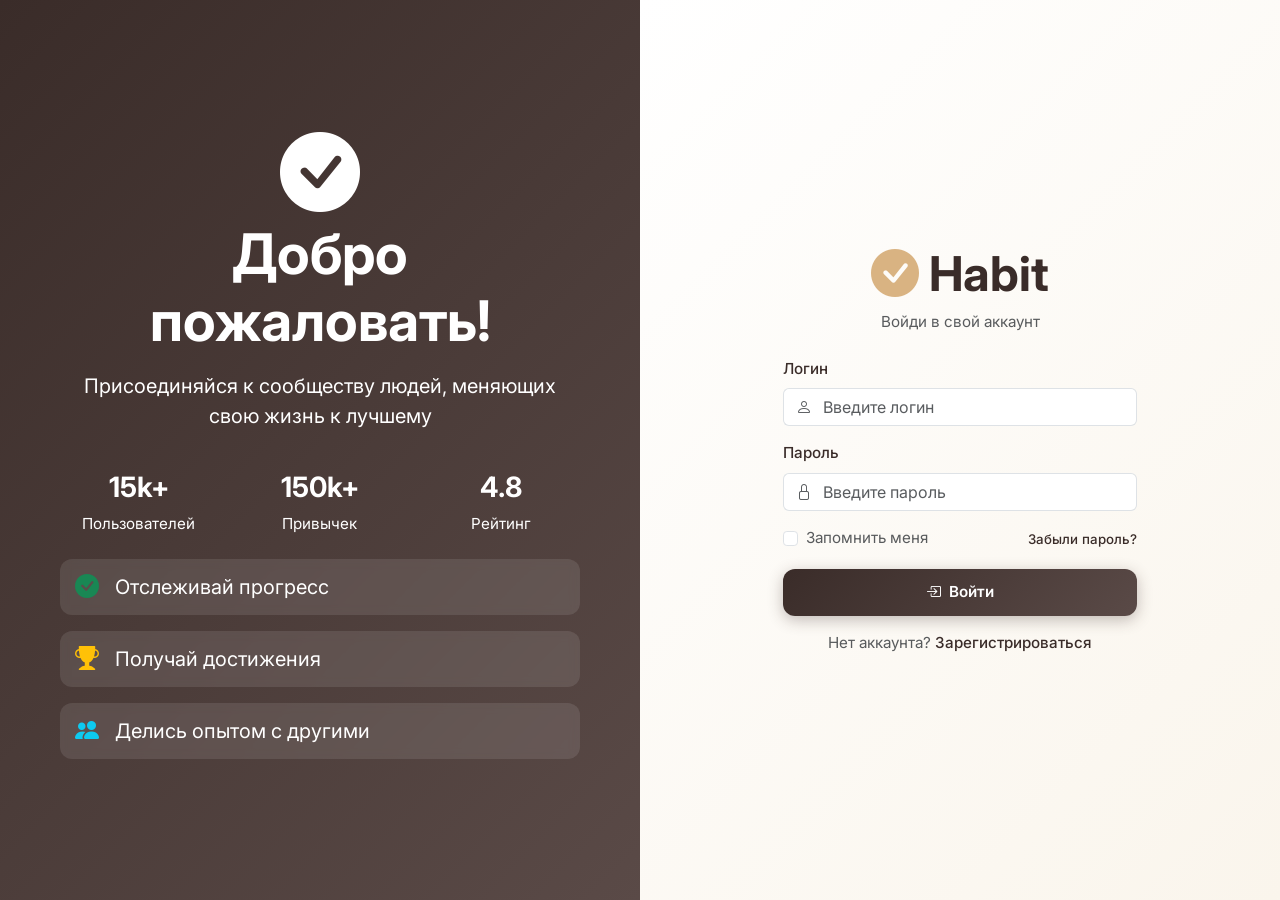
<file: admin.html>
<!DOCTYPE html>
<html lang="ru">
<head>
    <meta charset="UTF-8">
    <meta name="viewport" content="width=device-width, initial-scale=1.0">
    <title>Админ панель - Habit</title>
    
    <link rel="stylesheet" href="https://cdn.jsdelivr.net/npm/bootstrap-icons@1.11.3/font/bootstrap-icons.min.css">
    <link href="https://fonts.googleapis.com/css2?family=Inter:wght@400;500;600;700;800&display=swap" rel="stylesheet">
    <link href="https://cdn.jsdelivr.net/npm/bootstrap@5.3.2/dist/css/bootstrap.min.css" rel="stylesheet">
    <link rel="stylesheet" href="css/style.css">
    <style>
        .admin-page { background: var(--light-bg); }
        .admin-stats-card { background: white; border-radius: 20px; padding: 1.5rem; box-shadow: var(--shadow-sm); transition: all 0.3s ease; height: 100%; border: 1px solid rgba(58, 44, 41, 0.05); }
        .admin-stats-card:hover { transform: translateY(-3px); box-shadow: var(--shadow-hover); }
        .admin-stats-card h6 { font-size: 0.85rem; color: var(--text-light); margin-bottom: 0.5rem; }
        .admin-stats-card h2 { font-size: 2.2rem; font-weight: 800; color: var(--primary); margin-bottom: 0; }
        .stat-icon { width: 48px; height: 48px; border-radius: 16px; display: flex; align-items: center; justify-content: center; font-size: 1.4rem; }
        .stat-icon.bg-warning { background: rgba(217, 179, 130, 0.15); color: var(--accent); }
        .stat-icon.bg-success { background: rgba(181, 201, 160, 0.15); color: var(--secondary); }
        .moderation-card { background: white; border-radius: 20px; padding: 1.5rem; margin-bottom: 1.25rem; box-shadow: var(--shadow-sm); transition: all 0.3s ease; border: 1px solid rgba(58, 44, 41, 0.05); }
        .moderation-card:hover { transform: translateX(5px); box-shadow: var(--shadow-md); }
        .moderation-card.pending-card { border-left: 4px solid var(--accent); }
        .moderation-card.approved-card { border-left: 4px solid var(--secondary); }
        .habit-icon { width: 50px; height: 50px; background: rgba(217, 179, 130, 0.1); border-radius: 16px; display: flex; align-items: center; justify-content: center; }
        .habit-description-block { background: var(--light); border-radius: 12px; padding: 0.75rem 1rem; margin-left: 4rem; }
        .difficulty-badge { padding: 0.25rem 0.75rem; border-radius: 20px; font-size: 0.7rem; font-weight: 600; }
        .difficulty-easy { background: rgba(181, 201, 160, 0.15); color: var(--secondary-dark); border: 1px solid var(--secondary); }
        .difficulty-medium { background: rgba(217, 179, 130, 0.15); color: var(--accent-dark); border: 1px solid var(--accent); }
        .difficulty-hard { background: rgba(201, 124, 93, 0.15); color: var(--danger); border: 1px solid var(--danger); }
        .category-badge { padding: 0.25rem 0.75rem; border-radius: 20px; font-size: 0.7rem; font-weight: 500; background: rgba(58, 44, 41, 0.08); color: var(--primary); }
        .usage-badge { padding: 0.25rem 0.75rem; border-radius: 20px; font-size: 0.7rem; font-weight: 500; background: rgba(181, 201, 160, 0.15); color: var(--secondary-dark); }
        .moderation-actions { margin-left: 4rem; }
        .btn-success { background: var(--secondary); color: var(--primary); border: none; }
        .btn-success:hover { background: var(--secondary-dark); transform: translateY(-2px); }
        .btn-danger { background: var(--danger); color: white; border: none; }
        .btn-danger:hover { background: #b85c3a; transform: translateY(-2px); }
        .nav-link { cursor: pointer; }
        @media (max-width: 768px) { .moderation-card { padding: 1rem; } .habit-icon { width: 40px; height: 40px; } .habit-icon i { font-size: 1.2rem; } .habit-description-block, .moderation-actions { margin-left: 0; margin-top: 0.75rem; } .admin-stats-card h2 { font-size: 1.6rem; } }
        @media (max-width: 576px) { .moderation-actions { flex-direction: column; } .moderation-actions .btn { width: 100%; } }
    </style>
</head>
<body class="admin-page">
    <div class="page-wrapper">
        <nav class="navbar navbar-expand-lg fixed-top">
            <div class="container">
                <a class="navbar-brand" href="admin.html"><img src="images/logo.png" alt="Habit" style="height: 35px; width: auto;"></a>
                <button class="navbar-toggler" type="button" data-bs-toggle="collapse" data-bs-target="#navbarNav"><span class="navbar-toggler-icon"></span></button>
                <div class="collapse navbar-collapse" id="navbarNav">
                    <ul class="navbar-nav ms-auto">
                        <li class="nav-item"><span class="nav-link" style="cursor: default; opacity: 0.7;"><i class="bi bi-shield-lock me-1"></i>Админ панель</span></li>
                        <li class="nav-item"><a class="nav-link" href="#" onclick="logout(); return false;"><i class="bi bi-box-arrow-right me-1"></i>Выйти</a></li>
                    </ul>
                </div>
            </div>
        </nav>

        <div class="notification-container" id="notificationContainer"></div>

        <main class="content-wrapper">
            <section class="page-header-section">
                <div class="container"><div class="page-title-wrapper"><h1 class="page-title">Админ панель</h1><p class="page-subtitle">Модерация публичных привычек</p></div></div>
            </section>

            <section class="page-content">
                <div class="container">
                    <div class="row g-4 mb-5">
                        <div class="col-md-6">
                            <div class="admin-stats-card">
                                <div class="d-flex align-items-center justify-content-between">
                                    <div><h6><i class="bi bi-clock-history me-1"></i> Ожидают модерации</h6><h2 id="pendingCount">0</h2></div>
                                    <div class="stat-icon bg-warning"><i class="bi bi-clock-history"></i></div>
                                </div>
                            </div>
                        </div>
                        <div class="col-md-6">
                            <div class="admin-stats-card">
                                <div class="d-flex align-items-center justify-content-between">
                                    <div><h6><i class="bi bi-book me-1"></i> В библиотеке</h6><h2 id="approvedCount">0</h2></div>
                                    <div class="stat-icon bg-success"><i class="bi bi-book"></i></div>
                                </div>
                            </div>
                        </div>
                    </div>

                    <ul class="nav nav-tabs mb-4" id="adminTabs" role="tablist">
                        <li class="nav-item" role="presentation"><button class="nav-link active" id="pending-tab" data-bs-toggle="tab" data-bs-target="#pending" type="button" role="tab"><i class="bi bi-clock-history me-2"></i>На модерации<span class="badge bg-warning ms-2" id="pendingBadge">0</span></button></li>
                        <li class="nav-item" role="presentation"><button class="nav-link" id="approved-tab" data-bs-toggle="tab" data-bs-target="#approved" type="button" role="tab"><i class="bi bi-book me-2"></i>Библиотека привычек<span class="badge bg-success ms-2" id="approvedBadge">0</span></button></li>
                    </ul>

                    <div class="tab-content" id="adminTabContent">
                        <div class="tab-pane fade show active" id="pending" role="tabpanel">
                            <div id="pendingContainer"><div class="text-center py-5"><div class="spinner-border text-primary" role="status"><span class="visually-hidden">Загрузка...</span></div></div></div>
                        </div>
                        <div class="tab-pane fade" id="approved" role="tabpanel">
                            <div id="approvedContainer"><div class="text-center py-5"><div class="spinner-border text-primary" role="status"><span class="visually-hidden">Загрузка...</span></div></div></div>
                        </div>
                    </div>
                </div>
            </section>
        </main>

        <footer class="footer"><div class="container"><div class="row"><div class="col-md-6"><p class="mb-0">&copy; 2026 Habit. Все права защищены.</p></div><div class="col-md-6 text-md-end"><a href="#" data-bs-toggle="modal" data-bs-target="#privacyModal" class="me-3">Политика конфиденциальности</a><a href="#" data-bs-toggle="modal" data-bs-target="#termsModal">Условия использования</a></div></div></div></footer>
    </div>

    <div class="modal fade" id="privacyModal" tabindex="-1"><div class="modal-dialog modal-dialog-centered modal-dialog-scrollable"><div class="modal-content"><div class="modal-header"><h5 class="modal-title"><i class="bi bi-shield-lock me-2"></i>Политика конфиденциальности</h5><button type="button" class="btn-close" data-bs-dismiss="modal"></button></div><div class="modal-body"><h6>1. Общие положения</h6><p>Настоящая Политика конфиденциальности является неотъемлемой частью Пользовательского соглашения Habit.</p><h6 class="mt-3">2. Какие данные мы собираем</h6><p>Имя, контактные данные, информация о привычках и прогрессе, технические данные.</p><h6 class="mt-3">3. Как мы используем данные</h6><p>Для предоставления сервиса, персонализации, аналитики.</p><h6 class="mt-3">4. Защита данных</h6><p>Мы принимаем все необходимые меры для защиты ваших данных.</p><p class="text-muted mt-3"><small>Последнее обновление: 15 апреля 2026 г.</small></p></div><div class="modal-footer"><button type="button" class="btn btn-primary" data-bs-dismiss="modal">Понятно</button></div></div></div></div>

    <div class="modal fade" id="termsModal" tabindex="-1"><div class="modal-dialog modal-dialog-centered modal-dialog-scrollable"><div class="modal-content"><div class="modal-header"><h5 class="modal-title"><i class="bi bi-file-text me-2"></i>Условия использования</h5><button type="button" class="btn-close" data-bs-dismiss="modal"></button></div><div class="modal-body"><h6>1. Принятие условий</h6><p>Регистрируясь и используя сервис Habit, вы соглашаетесь с настоящими Условиями.</p><h6 class="mt-3">2. Описание сервиса</h6><p>Habit — платформа для отслеживания и формирования полезных привычек.</p><h6 class="mt-3">3. Обязанности пользователя</h6><ul><li>Предоставлять достоверную информацию</li><li>Не нарушать работу сервиса</li><li>Не использовать сервис для незаконных целей</li><li>Уважать других пользователей</li></ul><h6 class="mt-3">4. Контент пользователей</h6><p>Вы сохраняете права на создаваемый вами контент.</p><h6 class="mt-3">5. Ограничение ответственности</h6><p>Habit не несет ответственности за результаты использования сервиса.</p><h6 class="mt-3">6. Прекращение использования</h6><p>Вы можете удалить свой аккаунт в любой момент в настройках профиля.</p><p class="text-muted mt-3"><small>Последнее обновление: 15 апреля 2026 г.</small></p></div><div class="modal-footer"><button type="button" class="btn btn-primary" data-bs-dismiss="modal">Принимаю</button></div></div></div></div>

    <script src="https://cdn.jsdelivr.net/npm/bootstrap@5.3.2/dist/js/bootstrap.bundle.min.js"></script>
    <script src="js/script.js"></script>
    <script src="js/admin.js"></script>
</body>
</html>
</file>
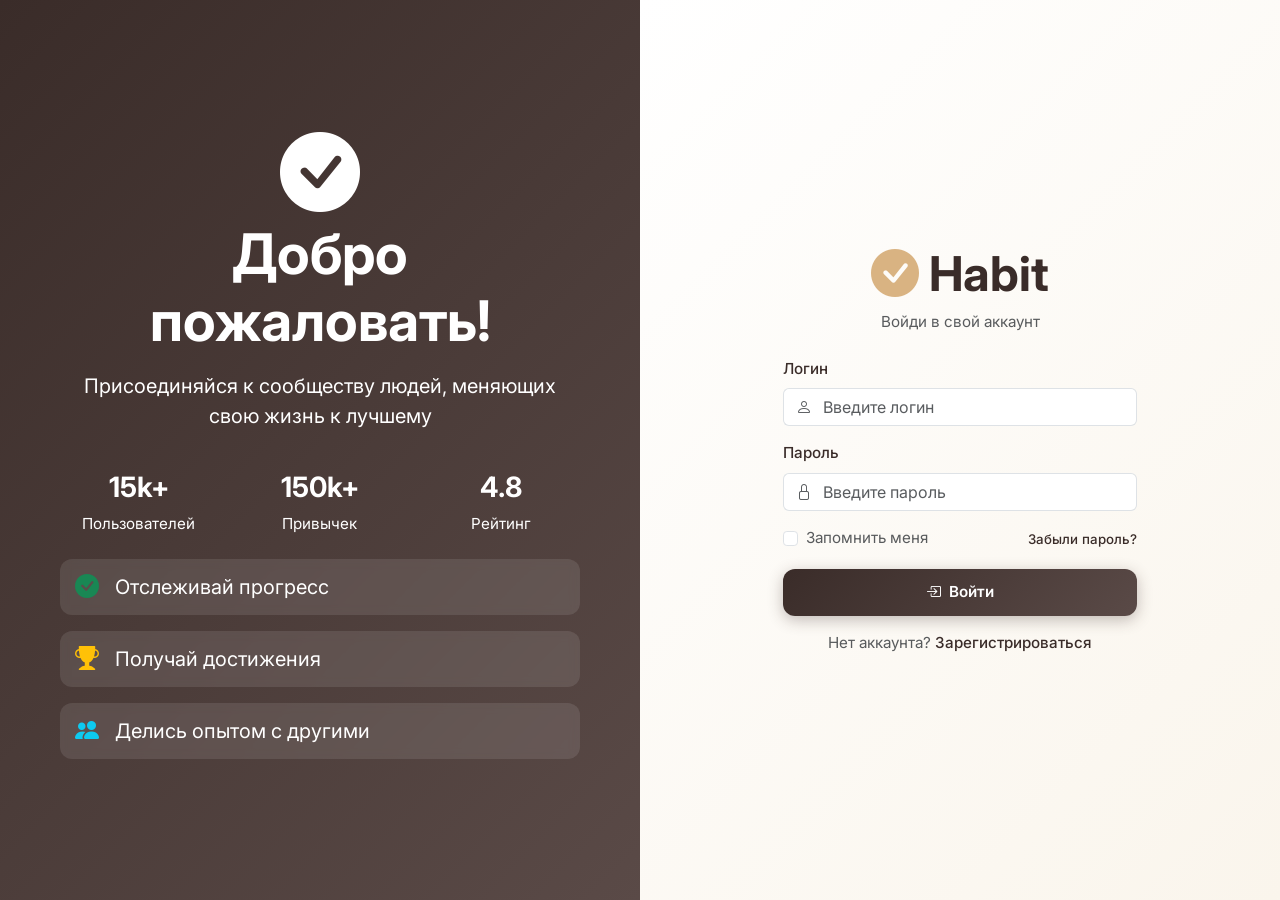
<file: calendar.html>
<!DOCTYPE html>
<html lang="ru">
<head>
    <meta charset="UTF-8">
    <meta name="viewport" content="width=device-width, initial-scale=1.0">
    <title>Календарь привычек - Habit</title>
    
    <link rel="stylesheet" href="https://cdn.jsdelivr.net/npm/bootstrap-icons@1.11.3/font/bootstrap-icons.min.css">
    <link href="https://fonts.googleapis.com/css2?family=Inter:wght@400;500;600;700;800&display=swap" rel="stylesheet">
    <link href="https://cdn.jsdelivr.net/npm/bootstrap@5.3.2/dist/css/bootstrap.min.css" rel="stylesheet">
    <link rel="stylesheet" href="css/style.css">
    <style>
        .calendar-page { background: var(--light-bg); }
        .calendar-wrapper { padding: 1rem 0; }
        .calendar-nav-bar { background: white; border-radius: 16px; padding: 1rem 1.5rem; margin-bottom: 1.5rem; box-shadow: var(--shadow-md); display: flex; justify-content: center; align-items: center; flex-wrap: wrap; gap: 1rem; }
        .calendar-nav-btn { width: 40px; height: 40px; border-radius: 10px; border: 1px solid rgba(58, 44, 41, 0.1); background: var(--light); color: var(--primary); display: flex; align-items: center; justify-content: center; cursor: pointer; transition: all 0.2s; font-size: 1.2rem; }
        .calendar-nav-btn:hover { background: var(--accent); color: var(--primary); border-color: var(--accent); transform: translateY(-1px); }
        .calendar-month-label { font-size: 1.1rem; font-weight: 700; color: var(--primary); min-width: 200px; text-align: center; }
        .btn-today-calendar { background: var(--primary); color: white; border: none; padding: 0.45rem 1.2rem; border-radius: 10px; font-weight: 600; font-size: 0.85rem; cursor: pointer; transition: all 0.2s; }
        .btn-today-calendar:hover { background: var(--primary-light); transform: translateY(-1px); box-shadow: var(--shadow-sm); }
        .calendar-card { background: white; border-radius: 16px; padding: 0.75rem 0.75rem 0.75rem 0.75rem; box-shadow: var(--shadow-lg); height: 100%; width: 100%; display: flex; flex-direction: column; }
        .weekdays { display: grid; grid-template-columns: repeat(7, 1fr); gap: 3px; margin-bottom: 3px; }
        .weekday { text-align: center; font-weight: 600; color: var(--primary); padding: 0.35rem 0; font-size: 0.78rem; background: var(--light); border-radius: 5px; }
        .calendar-days { display: grid; grid-template-columns: repeat(7, 1fr); gap: 3px; flex: 1; }
        .calendar-day { background: var(--light); border-radius: 5px; cursor: pointer; transition: all 0.2s; position: relative; border: 2px solid transparent; padding: 5px; min-height: 80px; display: flex; flex-direction: column; width: 100%; box-sizing: border-box; }
        .calendar-day:hover { background: white; border-color: var(--accent); transform: translateY(-1px); box-shadow: var(--shadow-sm); }
        .calendar-day.today { background: var(--primary); color: white; border-color: var(--primary); }
        .calendar-day.today .day-number { color: white; font-weight: 700; }
        .calendar-day.empty { background: transparent; cursor: default; min-height: 80px; border: none; }
        .calendar-day.empty:hover { transform: none; box-shadow: none; border-color: transparent; background: transparent; }
        .day-number { font-weight: 600; color: var(--primary); font-size: 0.78rem; margin-bottom: 2px; display: block; }
        .day-habits { display: flex; flex-direction: column; gap: 1px; flex: 1; }
        .habit-indicator { font-size: 0.58rem; padding: 1px 4px; background: white; border-radius: 3px; color: var(--text); white-space: nowrap; overflow: hidden; text-overflow: ellipsis; line-height: 1.3; }
        .calendar-day.today .habit-indicator { background: rgba(255,255,255,0.2); color: white; }
        .habit-indicator.completed { background: var(--secondary); color: var(--primary); font-weight: 500; }
        .completion-badge { position: absolute; top: 2px; right: 2px; background: var(--secondary); color: var(--primary); padding: 1px 4px; border-radius: 3px; font-size: 0.5rem; font-weight: 700; }
        .calendar-day.today .completion-badge { background: var(--accent); }
        .right-column { height: 100%; display: flex; flex-direction: column; gap: 1rem; }
        .stats-card { background: white; border-radius: 16px; padding: 1.25rem; box-shadow: var(--shadow-md); }
        .stats-card h3 { font-size: 1rem; font-weight: 700; color: var(--primary); margin-bottom: 1rem; display: flex; align-items: center; gap: 0.5rem; }
        .stats-card h3 i { color: var(--accent); font-size: 1rem; }
        .stats-list { display: flex; flex-direction: column; gap: 0.6rem; }
        .stat-row { display: flex; align-items: center; justify-content: space-between; padding: 0.6rem 0.85rem; background: var(--light); border-radius: 10px; }
        .stat-info { display: flex; flex-direction: column; }
        .stat-label { color: var(--text-light); font-size: 0.7rem; }
        .stat-value { font-size: 1.1rem; font-weight: 700; color: var(--primary); line-height: 1.2; }
        .stat-icon-small { width: 32px; height: 32px; border-radius: 8px; background: var(--accent); color: white; display: flex; align-items: center; justify-content: center; font-size: 0.85rem; }
        .upcoming-card { background: white; border-radius: 16px; padding: 1.25rem; box-shadow: var(--shadow-md); flex: 1; }
        .upcoming-card h3 { font-size: 1rem; font-weight: 700; color: var(--primary); margin-bottom: 1rem; display: flex; align-items: center; gap: 0.5rem; }
        .upcoming-card h3 i { color: var(--accent); font-size: 1rem; }
        .upcoming-list { display: flex; flex-direction: column; gap: 0.5rem; }
        .upcoming-item { display: flex; align-items: center; justify-content: space-between; padding: 0.5rem 0.65rem; background: var(--light); border-radius: 8px; transition: all 0.2s; }
        .upcoming-item:hover { background: white; box-shadow: var(--shadow-sm); transform: translateX(3px); }
        .upcoming-item.soon { background: rgba(217, 179, 130, 0.15); border-left: 3px solid var(--accent); }
        .upcoming-info h6 { font-weight: 600; color: var(--primary); font-size: 0.8rem; margin-bottom: 0.05rem; }
        .upcoming-info small { color: var(--text-light); font-size: 0.65rem; }
        .upcoming-time { background: white; padding: 0.15rem 0.5rem; border-radius: 20px; font-size: 0.65rem; font-weight: 600; color: var(--primary); white-space: nowrap; }
        .legend { background: white; border-radius: 10px; padding: 0.5rem 1rem; display: flex; gap: 1.5rem; justify-content: center; margin-top: 0.5rem; box-shadow: var(--shadow-sm); flex-wrap: wrap; }
        .legend-item { display: flex; align-items: center; gap: 0.4rem; font-size: 0.7rem; color: var(--text); }
        .legend-dot { width: 10px; height: 10px; border-radius: 2px; }
        .legend-dot.today { background: var(--primary); }
        .legend-dot.completed { background: var(--secondary); }
        .legend-dot.partial { background: var(--accent); }
        @media (max-width: 992px) { .right-column { margin-top: 1rem; } }
        @media (max-width: 768px) { .calendar-card { padding: 0.5rem; } .calendar-day { min-height: 60px; padding: 3px; } .day-number { font-size: 0.68rem; margin-bottom: 1px; } .weekday { font-size: 0.68rem; padding: 0.25rem 0; } .calendar-nav-bar { padding: 0.75rem 1rem; } .calendar-month-label { font-size: 0.95rem; min-width: 150px; } .habit-indicator { font-size: 0.5rem; } }
        @media (max-width: 480px) { .calendar-day { min-height: 45px; padding: 2px; } .day-number { font-size: 0.6rem; } .habit-indicator { font-size: 0.45rem; padding: 1px 2px; } .completion-badge { font-size: 0.45rem; padding: 1px 2px; } }
    </style>
</head>
<body class="calendar-page">
    <div class="page-wrapper">
        <nav class="navbar navbar-expand-lg fixed-top">
            <div class="container">
                <a class="navbar-brand" href="index.html"><img src="images/logo.png" alt="Habit" style="height: 35px; width: auto;"></a>
                <button class="navbar-toggler" type="button" data-bs-toggle="collapse" data-bs-target="#navbarNav"><span class="navbar-toggler-icon"></span></button>
                <div class="collapse navbar-collapse" id="navbarNav"><ul class="navbar-nav ms-auto"></ul></div>
            </div>
        </nav>

        <div class="notification-container" id="notificationContainer"></div>

        <main class="content-wrapper">
            <div class="calendar-wrapper">
                <div class="container">
                    <section class="page-header-section"><div class="page-title-wrapper"><h1 class="page-title">Календарь привычек</h1><p class="page-subtitle">Отслеживай прогресс по дням</p></div></section>
                    <div class="calendar-nav-bar">
                        <button class="calendar-nav-btn" id="prevMonth"><i class="bi bi-chevron-left"></i></button>
                        <span class="calendar-month-label" id="currentMonth">Апрель 2026</span>
                        <button class="calendar-nav-btn" id="nextMonth"><i class="bi bi-chevron-right"></i></button>
                        <button class="btn-today-calendar" id="todayBtn"><i class="bi bi-calendar-event me-1"></i>Сегодня</button>
                    </div>
                    <div class="row g-4">
                        <div class="col-lg-8">
                            <div class="calendar-card">
                                <div class="weekdays"><div class="weekday">Пн</div><div class="weekday">Вт</div><div class="weekday">Ср</div><div class="weekday">Чт</div><div class="weekday">Пт</div><div class="weekday">Сб</div><div class="weekday">Вс</div></div>
                                <div class="calendar-days" id="calendarContainer"></div>
                            </div>
                            <div class="legend"><div class="legend-item"><div class="legend-dot today"></div><span>Сегодня</span></div><div class="legend-item"><div class="legend-dot completed"></div><span>Выполнено</span></div><div class="legend-item"><div class="legend-dot partial"></div><span>Частично</span></div></div>
                        </div>
                        <div class="col-lg-4">
                            <div class="right-column">
                                <div class="stats-card">
                                    <h3><i class="bi bi-graph-up"></i>Статистика месяца</h3>
                                    <div class="stats-list">
                                        <div class="stat-row"><div class="stat-info"><span class="stat-label">Выполнение</span><span class="stat-value" id="monthStats">0%</span></div><div class="stat-icon-small"><i class="bi bi-calendar-check"></i></div></div>
                                        <div class="stat-row"><div class="stat-info"><span class="stat-label">Всего выполнено</span><span class="stat-value" id="totalCompleted">0</span></div><div class="stat-icon-small"><i class="bi bi-check-circle"></i></div></div>
                                        <div class="stat-row"><div class="stat-info"><span class="stat-label">Лучшая серия</span><span class="stat-value" id="currentStreakCalendar">0</span></div><div class="stat-icon-small"><i class="bi bi-fire"></i></div></div>
                                    </div>
                                </div>
                                <div class="upcoming-card">
                                    <h3><i class="bi bi-clock-history"></i>Предстоит сегодня</h3>
                                    <div class="upcoming-list" id="upcomingHabits"></div>
                                </div>
                            </div>
                        </div>
                    </div>
                </div>
            </div>
        </main>

        <footer class="footer"><div class="container"><div class="row"><div class="col-md-6"><p class="mb-0">&copy; 2026 Habit. Все права защищены.</p></div><div class="col-md-6 text-md-end"><a href="#" data-bs-toggle="modal" data-bs-target="#privacyModal" class="me-3">Политика конфиденциальности</a><a href="#" data-bs-toggle="modal" data-bs-target="#termsModal">Условия использования</a></div></div></div></footer>

        <div class="modal fade" id="privacyModal" tabindex="-1"><div class="modal-dialog modal-dialog-centered modal-dialog-scrollable"><div class="modal-content"><div class="modal-header"><h5 class="modal-title"><i class="bi bi-shield-lock me-2"></i>Политика конфиденциальности</h5><button type="button" class="btn-close" data-bs-dismiss="modal"></button></div><div class="modal-body"><h6>1. Общие положения</h6><p>Настоящая Политика конфиденциальности является неотъемлемой частью Пользовательского соглашения Habit.</p><h6 class="mt-3">2. Какие данные мы собираем</h6><p>Имя, email, логин, информация о привычках и прогрессе, технические данные.</p><h6 class="mt-3">3. Как мы используем данные</h6><p>Для предоставления сервиса, персонализации, аналитики.</p><h6 class="mt-3">4. Защита данных</h6><p>Мы принимаем все необходимые меры для защиты ваших данных.</p><p class="text-muted mt-3"><small>Последнее обновление: 15 апреля 2026 г.</small></p></div><div class="modal-footer"><button type="button" class="btn btn-primary" data-bs-dismiss="modal">Понятно</button></div></div></div></div>

        <div class="modal fade" id="termsModal" tabindex="-1"><div class="modal-dialog modal-dialog-centered modal-dialog-scrollable"><div class="modal-content"><div class="modal-header"><h5 class="modal-title"><i class="bi bi-file-text me-2"></i>Условия использования</h5><button type="button" class="btn-close" data-bs-dismiss="modal"></button></div><div class="modal-body"><h6>1. Принятие условий</h6><p>Регистрируясь и используя сервис Habit, вы соглашаетесь с настоящими Условиями.</p><h6 class="mt-3">2. Описание сервиса</h6><p>Habit — платформа для отслеживания и формирования полезных привычек.</p><h6 class="mt-3">3. Обязанности пользователя</h6><ul><li>Предоставлять достоверную информацию</li><li>Не нарушать работу сервиса</li><li>Не использовать сервис для незаконных целей</li><li>Уважать других пользователей</li></ul><h6 class="mt-3">4. Контент пользователей</h6><p>Вы сохраняете права на создаваемый вами контент.</p><h6 class="mt-3">5. Ограничение ответственности</h6><p>Habit не несет ответственности за результаты использования сервиса.</p><h6 class="mt-3">6. Прекращение использования</h6><p>Вы можете удалить свой аккаунт в любой момент в настройках профиля.</p><p class="text-muted mt-3"><small>Последнее обновление: 15 апреля 2026 г.</small></p></div><div class="modal-footer"><button type="button" class="btn btn-primary" data-bs-dismiss="modal">Принимаю</button></div></div></div></div>
    </div>

    <div class="modal fade" id="dayDetailsModal" tabindex="-1"><div class="modal-dialog modal-dialog-centered"><div class="modal-content"><div class="modal-header"><h5 class="modal-title" id="dayDetailsDate"></h5><button type="button" class="btn-close" data-bs-dismiss="modal"></button></div><div class="modal-body"><div id="dayHabitsList"></div></div></div></div></div>

    <script src="https://cdn.jsdelivr.net/npm/bootstrap@5.3.2/dist/js/bootstrap.bundle.min.js"></script>
    <script src="js/script.js"></script>
    <script src="js/calendar.js"></script>
</body>
</html>
</file>
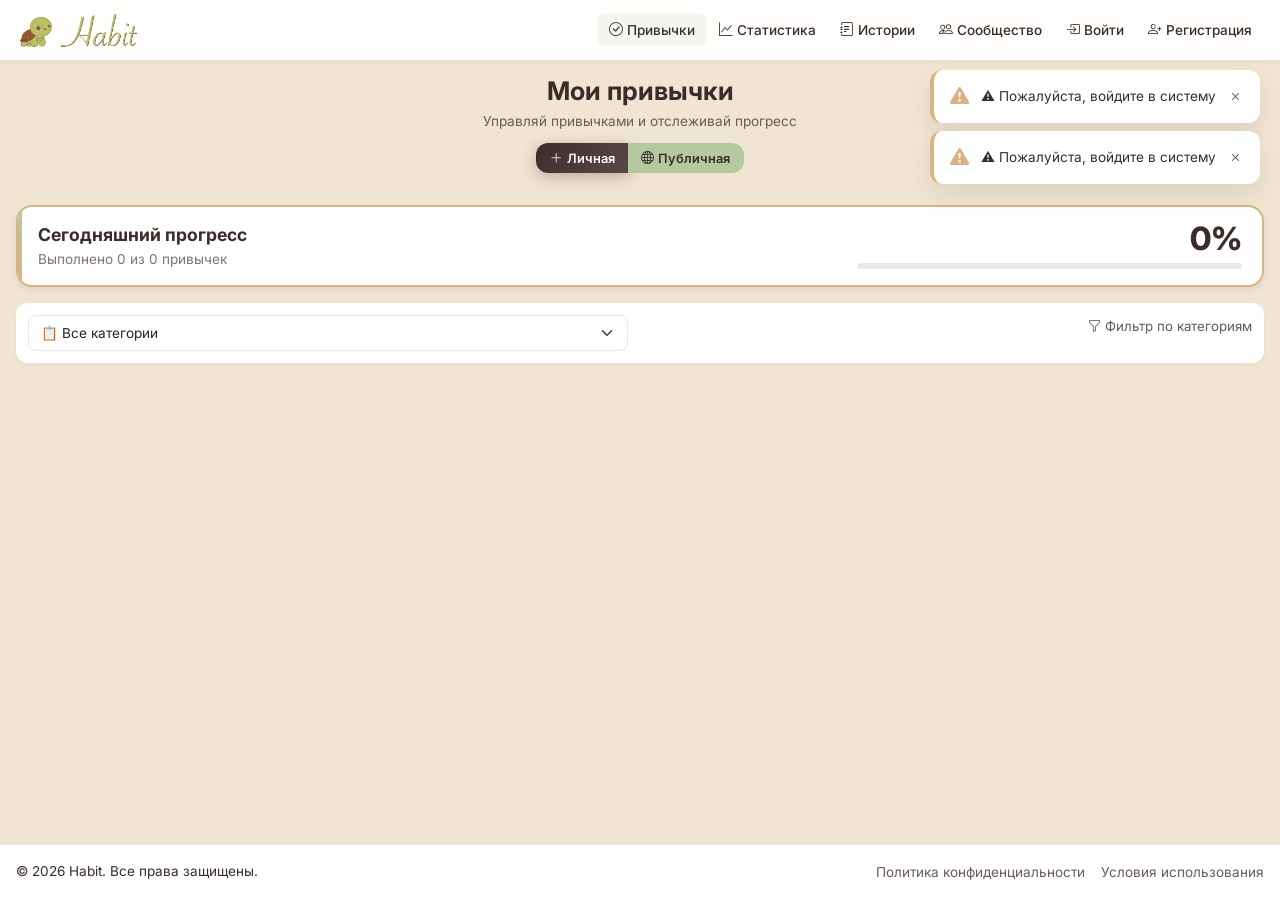
<file: habits.html>
<!DOCTYPE html>
<html lang="ru">
<head>
    <meta charset="UTF-8">
    <meta name="viewport" content="width=device-width, initial-scale=1.0">
    <title>Мои привычки - Habit</title>
    
    <link rel="stylesheet" href="https://cdn.jsdelivr.net/npm/bootstrap-icons@1.11.3/font/bootstrap-icons.min.css">
    <link href="https://fonts.googleapis.com/css2?family=Inter:wght@400;500;600;700;800&display=swap" rel="stylesheet">
    <link href="https://cdn.jsdelivr.net/npm/bootstrap@5.3.2/dist/css/bootstrap.min.css" rel="stylesheet">
    <link rel="stylesheet" href="css/style.css">
</head>
<body class="habits-page">
    <div class="page-wrapper">
        <nav class="navbar navbar-expand-lg fixed-top">
            <div class="container">
                <a class="navbar-brand" href="index.html"><img src="images/logo.png" alt="Habit" style="height: 35px; width: auto;"></a>
                <button class="navbar-toggler" type="button" data-bs-toggle="collapse" data-bs-target="#navbarNav"><span class="navbar-toggler-icon"></span></button>
                <div class="collapse navbar-collapse" id="navbarNav"><ul class="navbar-nav ms-auto"></ul></div>
            </div>
        </nav>

        <div class="notification-container" id="notificationContainer"></div>

        <main class="content-wrapper">
            <section class="page-header-section">
                <div class="container">
                    <div class="page-title-wrapper"><h1 class="page-title">Мои привычки</h1><p class="page-subtitle">Управляй привычками и отслеживай прогресс</p></div>
                    <div class="btn-group">
                        <button class="btn btn-primary btn-sm" data-bs-toggle="modal" data-bs-target="#addHabitModal"><i class="bi bi-plus-lg me-1"></i>Личная</button>
                        <button class="btn btn-success btn-sm" data-bs-toggle="modal" data-bs-target="#addPublicHabitModal"><i class="bi bi-globe me-1"></i>Публичная</button>
                    </div>
                </div>
            </section>

            <section class="page-content">
                <div class="container">
                    <div class="progress-card-top">
                        <div class="row align-items-center">
                            <div class="col-md-8"><h5 class="progress-title">Сегодняшний прогресс</h5><p class="progress-subtitle" id="progress-text">Выполнено 0 из 0 привычек</p></div>
                            <div class="col-md-4 text-md-end"><div class="progress-percentage-large" id="progress-percentage">0%</div><div class="progress"><div class="progress-bar" id="progress-bar" style="width: 0%"></div></div></div>
                        </div>
                    </div>
                    <div class="filter-section">
                        <div class="row">
                            <div class="col-md-6"><select class="form-select filter-select" id="categoryFilter"><option value="all">📋 Все категории</option><option value="health">🏃 Здоровье</option><option value="education">📚 Образование</option><option value="work">💼 Работа</option><option value="hobby">🎨 Хобби</option><option value="mindfulness">🧘 Осознанность</option><option value="productivity">⚡ Продуктивность</option><option value="fitness">💪 Спорт</option><option value="other">📦 Другое</option></select></div>
                            <div class="col-md-6 text-md-end"><span class="text-muted small"><i class="bi bi-funnel me-1"></i>Фильтр по категориям</span></div>
                        </div>
                    </div>
                    <div class="row g-3" id="habitsContainer"></div>
                    <div class="pending-section mt-4" id="publicPendingSection" style="display: none;"><h5><i class="bi bi-globe text-info me-2"></i>Мои публичные привычки на модерации<small class="text-muted ms-2">(будут доступны всем после проверки)</small></h5><div class="row g-3" id="publicPendingContainer"></div></div>
                </div>
            </section>
        </main>

        <footer class="footer"><div class="container"><div class="row"><div class="col-md-6"><p class="mb-0">&copy; 2026 Habit. Все права защищены.</p></div><div class="col-md-6 text-md-end"><a href="#" data-bs-toggle="modal" data-bs-target="#privacyModal" class="me-3">Политика конфиденциальности</a><a href="#" data-bs-toggle="modal" data-bs-target="#termsModal">Условия использования</a></div></div></div></footer>

        <div class="modal fade" id="privacyModal" tabindex="-1"><div class="modal-dialog modal-dialog-centered modal-dialog-scrollable"><div class="modal-content"><div class="modal-header"><h5 class="modal-title"><i class="bi bi-shield-lock me-2"></i>Политика конфиденциальности</h5><button type="button" class="btn-close" data-bs-dismiss="modal"></button></div><div class="modal-body"><h6>1. Общие положения</h6><p>Настоящая Политика конфиденциальности является неотъемлемой частью Пользовательского соглашения Habit.</p><h6 class="mt-3">2. Какие данные мы собираем</h6><p>Имя, email, логин, информация о привычках и прогрессе, технические данные.</p><h6 class="mt-3">3. Как мы используем данные</h6><p>Для предоставления сервиса, персонализации, аналитики.</p><h6 class="mt-3">4. Защита данных</h6><p>Мы принимаем все необходимые меры для защиты ваших данных.</p><p class="text-muted mt-3"><small>Последнее обновление: 15 апреля 2026 г.</small></p></div><div class="modal-footer"><button type="button" class="btn btn-primary" data-bs-dismiss="modal">Понятно</button></div></div></div></div>

        <div class="modal fade" id="termsModal" tabindex="-1"><div class="modal-dialog modal-dialog-centered modal-dialog-scrollable"><div class="modal-content"><div class="modal-header"><h5 class="modal-title"><i class="bi bi-file-text me-2"></i>Условия использования</h5><button type="button" class="btn-close" data-bs-dismiss="modal"></button></div><div class="modal-body"><h6>1. Принятие условий</h6><p>Регистрируясь и используя сервис Habit, вы соглашаетесь с настоящими Условиями.</p><h6 class="mt-3">2. Описание сервиса</h6><p>Habit — платформа для отслеживания и формирования полезных привычек.</p><h6 class="mt-3">3. Обязанности пользователя</h6><ul><li>Предоставлять достоверную информацию</li><li>Не нарушать работу сервиса</li><li>Не использовать сервис для незаконных целей</li><li>Уважать других пользователей</li></ul><h6 class="mt-3">4. Контент пользователей</h6><p>Вы сохраняете права на создаваемый вами контент.</p><h6 class="mt-3">5. Ограничение ответственности</h6><p>Habit не несет ответственности за результаты использования сервиса.</p><h6 class="mt-3">6. Прекращение использования</h6><p>Вы можете удалить свой аккаунт в любой момент в настройках профиля.</p><p class="text-muted mt-3"><small>Последнее обновление: 15 апреля 2026 г.</small></p></div><div class="modal-footer"><button type="button" class="btn btn-primary" data-bs-dismiss="modal">Принимаю</button></div></div></div></div>
    </div>

    <div class="modal fade" id="addHabitModal" tabindex="-1">
        <div class="modal-dialog modal-dialog-centered"><div class="modal-content"><div class="modal-header"><h5 class="modal-title"><i class="bi bi-person-circle me-2"></i>Новая личная привычка</h5><button type="button" class="btn-close" data-bs-dismiss="modal"></button></div>
        <div class="modal-body"><form id="addHabitForm"><div class="mb-3"><label class="form-label">Название *</label><input type="text" class="form-control" id="habitName" placeholder="Например, Утренняя зарядка" required></div><div class="mb-3"><label class="form-label">Описание</label><textarea class="form-control" id="habitDescription" rows="2" placeholder="Краткое описание"></textarea></div><div class="row"><div class="col-md-6 mb-3"><label class="form-label">Время начала</label><input type="time" class="form-control" id="habitTimeStart" value="08:00"></div><div class="col-md-6 mb-3"><label class="form-label">Время окончания</label><input type="time" class="form-control" id="habitTimeEnd" value="20:00"><small class="text-muted">Вне этого окна привычка будет недоступна</small></div></div><div class="row"><div class="col-md-6 mb-3"><label class="form-label">Сложность</label><select class="form-select" id="habitDifficulty"><option value="1">🌟 Легкая (10 очков)</option><option value="2" selected>⭐⭐ Средняя (20 очков)</option><option value="3">⭐⭐⭐ Сложная (30 очков)</option></select></div><div class="col-md-6 mb-3"><label class="form-label">Категория</label><select class="form-select" id="habitCategory"><option value="health">🏃 Здоровье</option><option value="education">📚 Образование</option><option value="work">💼 Работа</option><option value="hobby">🎨 Хобби</option><option value="mindfulness">🧘 Осознанность</option><option value="productivity">⚡ Продуктивность</option><option value="fitness">💪 Спорт</option><option value="other" selected>📦 Другое</option></select></div></div><div class="alert alert-success py-2 small"><i class="bi bi-check-circle me-2"></i>Личная привычка добавляется сразу без модерации</div></form></div>
        <div class="modal-footer"><button type="button" class="btn btn-secondary btn-sm" data-bs-dismiss="modal">Отмена</button><button type="button" class="btn btn-primary btn-sm" id="savePersonalHabitBtn"><i class="bi bi-check-lg me-2"></i>Добавить</button></div></div></div>
    </div>

    <div class="modal fade" id="addPublicHabitModal" tabindex="-1">
        <div class="modal-dialog modal-dialog-centered"><div class="modal-content"><div class="modal-header"><h5 class="modal-title"><i class="bi bi-globe me-2"></i>Предложить публичную привычку</h5><button type="button" class="btn-close" data-bs-dismiss="modal"></button></div>
        <div class="modal-body"><form id="addPublicHabitForm"><div class="mb-3"><label class="form-label">Название *</label><input type="text" class="form-control" id="publicHabitName" placeholder="Например, Медитация по утрам" required></div><div class="mb-3"><label class="form-label">Описание</label><textarea class="form-control" id="publicHabitDescription" rows="2" placeholder="Подробное описание" required></textarea></div><div class="row"><div class="col-md-6 mb-3"><label class="form-label">Время начала</label><input type="time" class="form-control" id="publicHabitTimeStart" value="08:00"></div><div class="col-md-6 mb-3"><label class="form-label">Время окончания</label><input type="time" class="form-control" id="publicHabitTimeEnd" value="20:00"></div></div><div class="row"><div class="col-md-6 mb-3"><label class="form-label">Сложность</label><select class="form-select" id="publicHabitDifficulty"><option value="1">🌟 Легкая</option><option value="2" selected>⭐⭐ Средняя</option><option value="3">⭐⭐⭐ Сложная</option></select></div><div class="col-md-6 mb-3"><label class="form-label">Категория</label><select class="form-select" id="publicHabitCategory"><option value="health">🏃 Здоровье</option><option value="education">📚 Образование</option><option value="work">💼 Работа</option><option value="hobby">🎨 Хобби</option><option value="mindfulness">🧘 Осознанность</option><option value="productivity">⚡ Продуктивность</option><option value="fitness">💪 Спорт</option><option value="other">📦 Другое</option></select></div></div><div class="alert alert-warning py-2 small"><i class="bi bi-info-circle me-2"></i>Публичная привычка будет проверена администратором</div></form></div>
        <div class="modal-footer"><button type="button" class="btn btn-secondary btn-sm" data-bs-dismiss="modal">Отмена</button><button type="button" class="btn btn-success btn-sm" id="savePublicHabitBtn"><i class="bi bi-send me-2"></i>Отправить на модерацию</button></div></div></div>
    </div>

    <script src="https://cdn.jsdelivr.net/npm/bootstrap@5.3.2/dist/js/bootstrap.bundle.min.js"></script>
    <script src="js/script.js"></script>
    <script src="js/habits.js"></script>
</body>
</html>
</file>
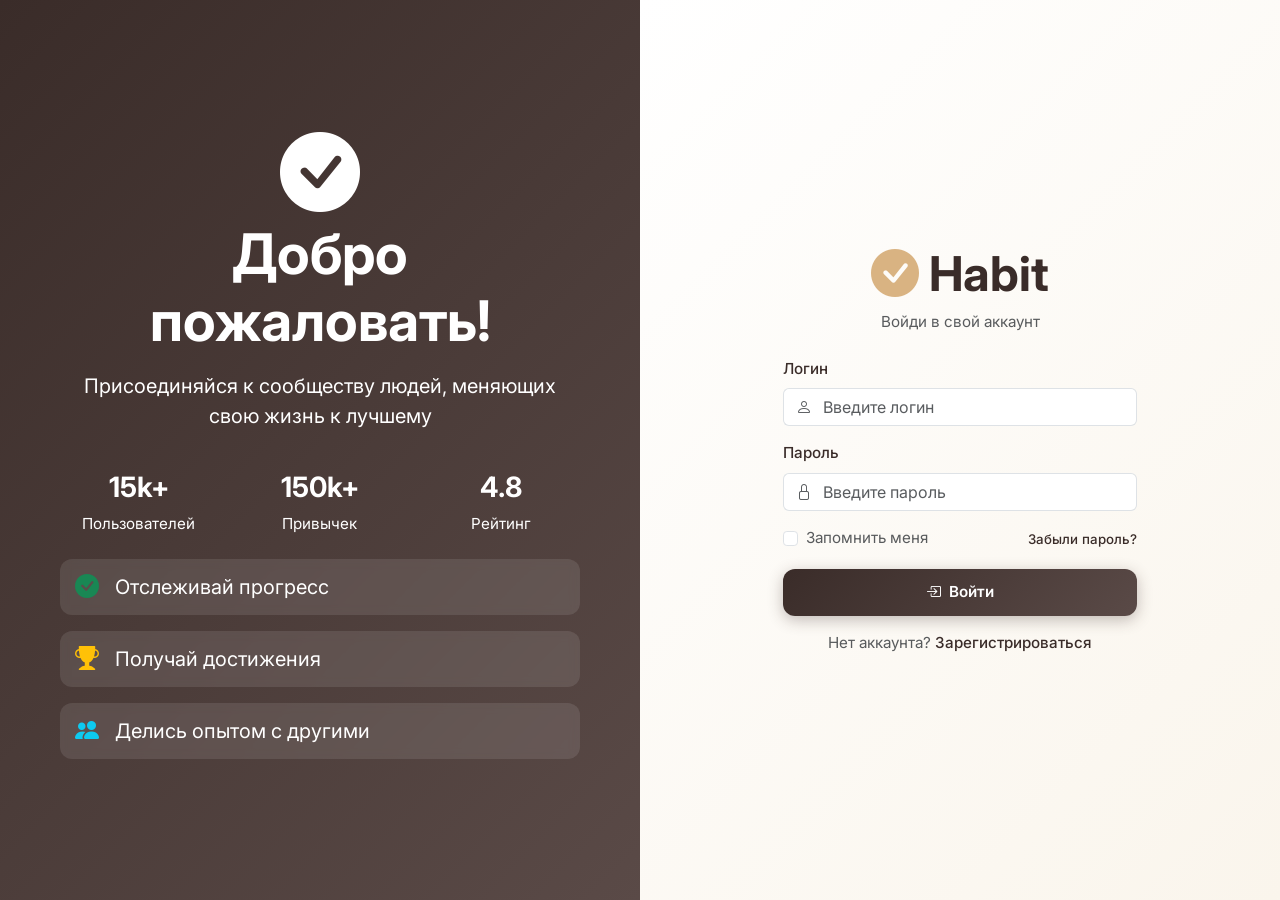
<file: login.html>
<!DOCTYPE html>
<html lang="ru">
<head>
    <meta charset="UTF-8">
    <meta name="viewport" content="width=device-width, initial-scale=1.0">
    <title>Вход - Habit</title>
    
    <link rel="stylesheet" href="https://cdn.jsdelivr.net/npm/bootstrap-icons@1.11.3/font/bootstrap-icons.min.css">
    <link href="https://fonts.googleapis.com/css2?family=Inter:wght@400;500;600;700;800&display=swap" rel="stylesheet">
    <link href="https://cdn.jsdelivr.net/npm/bootstrap@5.3.2/dist/css/bootstrap.min.css" rel="stylesheet">
    <link rel="stylesheet" href="css/style.css">
</head>
<body>
    <div class="notification-container" id="notificationContainer"></div>

    <div class="container-fluid min-vh-100">
        <div class="row min-vh-100">
            <!-- Левая колонка с приветствием -->
            <div class="col-lg-6 d-none d-lg-flex align-items-center justify-content-center hero-section">
                <div class="text-white text-center px-5">
                    <i class="bi bi-check-circle-fill display-1 mb-4"></i>
                    <h2 class="display-4 fw-bold mb-4">Добро пожаловать!</h2>
                    <p class="fs-5 mb-4">Присоединяйся к сообществу людей, меняющих свою жизнь к лучшему</p>
                    
                    <div class="row g-4 mt-5">
                        <div class="col-4">
                            <div class="h3 fw-bold">15k+</div>
                            <div>Пользователей</div>
                        </div>
                        <div class="col-4">
                            <div class="h3 fw-bold">150k+</div>
                            <div>Привычек</div>
                        </div>
                        <div class="col-4">
                            <div class="h3 fw-bold">4.8</div>
                            <div>Рейтинг</div>
                        </div>
                    </div>

                    <!-- Список преимуществ -->
                    <div class="features-list text-start mt-5">
                        <div class="d-flex align-items-center mb-3">
                            <i class="bi bi-check-circle-fill text-success me-3 fs-4"></i>
                            <span class="fs-5">Отслеживай прогресс</span>
                        </div>
                        <div class="d-flex align-items-center mb-3">
                            <i class="bi bi-trophy-fill text-warning me-3 fs-4"></i>
                            <span class="fs-5">Получай достижения</span>
                        </div>
                        <div class="d-flex align-items-center mb-3">
                            <i class="bi bi-people-fill text-info me-3 fs-4"></i>
                            <span class="fs-5">Делись опытом с другими</span>
                        </div>
                    </div>
                </div>
            </div>

            <!-- Правая колонка с формой входа -->
            <div class="col-lg-6 d-flex align-items-center justify-content-center bg-light">
                <div class="w-100 px-4 px-lg-5" style="max-width: 450px;">
                    <div class="text-center mb-5">
                        <a href="index.html" class="text-decoration-none">
                            <h1 class="display-5 fw-bold" style="color: var(--primary);">
                                <i class="bi bi-check-circle-fill" style="color: var(--accent);"></i> Habit
                            </h1>
                        </a>
                        <p class="text-muted">Войди в свой аккаунт</p>
                    </div>

                    <form id="loginForm">
                        <!-- Логин -->
                        <div class="mb-4">
                            <label class="form-label fw-medium">Логин</label>
                            <div class="input-group">
                                <span class="input-group-text bg-white border-end-0">
                                    <i class="bi bi-person text-muted"></i>
                                </span>
                                <input type="text" class="form-control border-start-0 ps-0" 
                                       id="username" placeholder="Введите логин" required>
                            </div>
                        </div>
                        
                        <!-- Пароль -->
                        <div class="mb-4">
                            <label class="form-label fw-medium">Пароль</label>
                            <div class="input-group">
                                <span class="input-group-text bg-white border-end-0">
                                    <i class="bi bi-lock text-muted"></i>
                                </span>
                                <input type="password" class="form-control border-start-0 ps-0" 
                                       id="password" placeholder="Введите пароль" required>
                            </div>
                        </div>
                        
                        <!-- Запомнить меня и забыли пароль -->
                        <div class="d-flex justify-content-between align-items-center mb-4">
                            <div class="form-check">
                                <input type="checkbox" class="form-check-input" id="rememberMe">
                                <label class="form-check-label text-muted" for="rememberMe">Запомнить меня</label>
                            </div>
                            <a href="#" class="text-primary small">Забыли пароль?</a>
                        </div>
                        
                        <!-- Кнопка входа -->
                        <button type="submit" class="btn btn-primary btn-lg w-100 mb-3">
                            <i class="bi bi-box-arrow-in-right me-2"></i>Войти
                        </button>
                        
                        <!-- Ссылка на регистрацию -->
                        <div class="text-center">
                            <p class="text-muted mb-0">
                                Нет аккаунта? <a href="register.html" class="text-primary fw-medium">Зарегистрироваться</a>
                            </p>
                        </div>
                    </form>
                </div>
            </div>
        </div>
    </div>

    <script src="https://cdn.jsdelivr.net/npm/bootstrap@5.3.2/dist/js/bootstrap.bundle.min.js"></script>
    <script src="js/script.js"></script>
    <script src="js/auth.js"></script>
    
    <script>
        // Инициализация страницы входа
        document.addEventListener('DOMContentLoaded', function() {
            // Добавляем эффект фокуса на поля
            document.querySelectorAll('.input-group input').forEach(input => {
                input.addEventListener('focus', function() {
                    this.closest('.input-group').querySelector('.input-group-text').classList.add('border-primary');
                });
                input.addEventListener('blur', function() {
                    this.closest('.input-group').querySelector('.input-group-text').classList.remove('border-primary');
                });
            });
            
            if (typeof initLoginPage === 'function') {
                initLoginPage();
            }
        });
    </script>

    <style>
        /* Дополнительные стили */
        .input-group-text {
            background: white;
            border-right: none;
            transition: all 0.3s;
        }
        
        .form-control:focus {
            box-shadow: none;
            border-color: #d9b382;
        }
        
        .form-control:focus + .input-group-text,
        .input-group:focus-within .input-group-text {
            border-color: #d9b382;
        }
        
        .input-group:focus-within .input-group-text i {
            color: #d9b382 !important;
        }
        
        .btn-primary {
            background: linear-gradient(135deg, #3a2c29 0%, #5a4a47 100%);
            border: none;
            padding: 12px;
            font-weight: 600;
            transition: all 0.3s;
        }
        
        .btn-primary:hover {
            background: linear-gradient(135deg, #5a4a47 0%, #3a2c29 100%);
            transform: translateY(-2px);
            box-shadow: 0 10px 20px rgba(58, 44, 41, 0.2);
        }
        
        .hero-section {
            background: linear-gradient(135deg, #3a2c29 0%, #5a4a47 100%);
            min-height: 100vh;
        }
        
        .features-list .d-flex {
            background: rgba(255, 255, 255, 0.1);
            padding: 10px 15px;
            border-radius: 12px;
            backdrop-filter: blur(5px);
        }
        
        .form-check-input:checked {
            background-color: #d9b382;
            border-color: #d9b382;
        }
        
        a.text-primary {
            color: #3a2c29 !important;
            text-decoration: none;
            font-weight: 500;
        }
        
        a.text-primary:hover {
            color: #d9b382 !important;
        }
        
        .bg-light {
            background: linear-gradient(135deg, #ffffff 0%, #faf5ec 100%) !important;
        }
    </style>
</body>
</html>
</file>
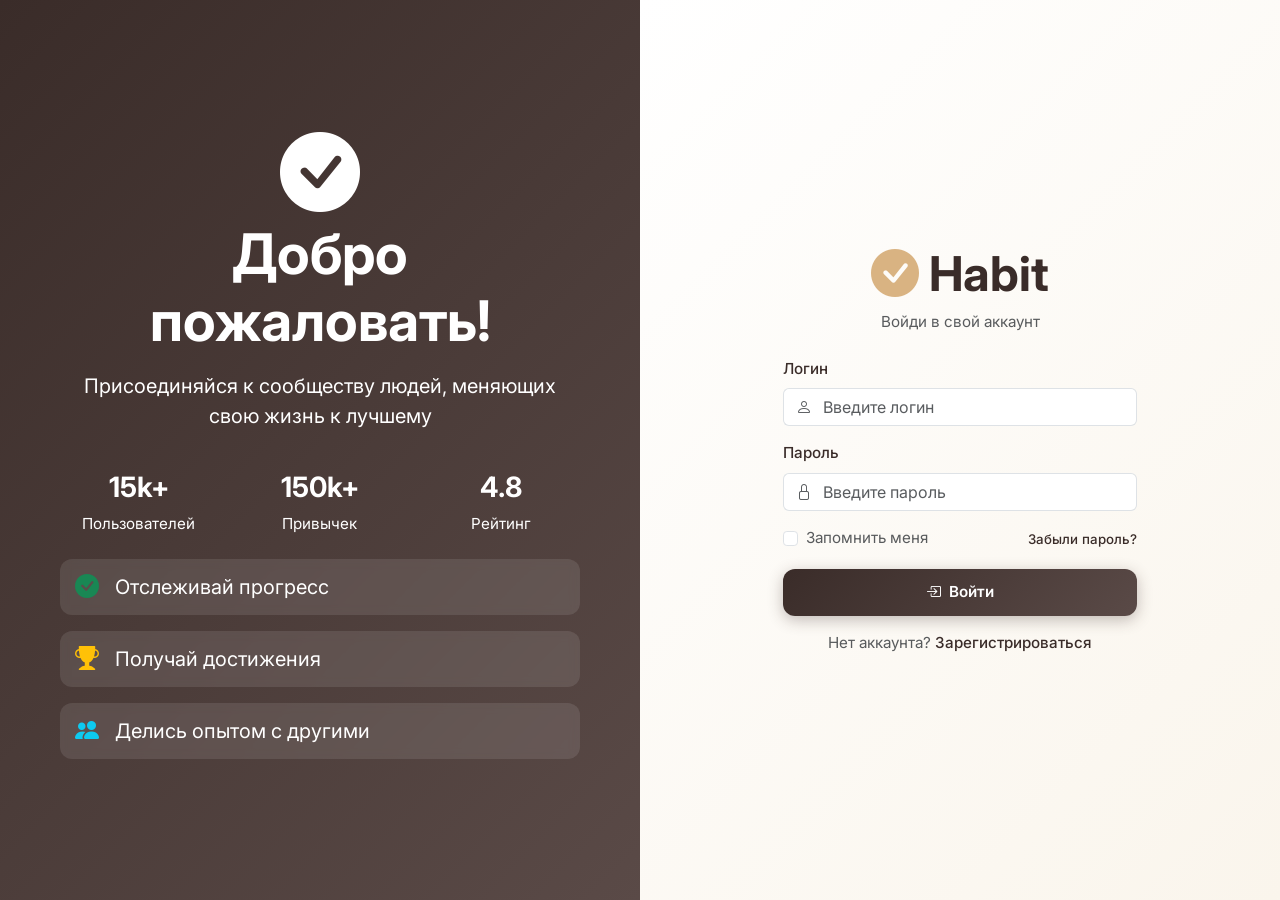
<file: profile.html>
<!DOCTYPE html>
<html lang="ru">
<head>
    <meta charset="UTF-8">
    <meta name="viewport" content="width=device-width, initial-scale=1.0">
    <title>Мой профиль - Habit</title>
    
    <link rel="stylesheet" href="https://cdn.jsdelivr.net/npm/bootstrap-icons@1.11.3/font/bootstrap-icons.min.css">
    <link href="https://fonts.googleapis.com/css2?family=Inter:wght@400;500;600;700;800&display=swap" rel="stylesheet">
    <link href="https://cdn.jsdelivr.net/npm/bootstrap@5.3.2/dist/css/bootstrap.min.css" rel="stylesheet">
    <link rel="stylesheet" href="css/style.css">
    <style>
        .profile-page { background: var(--light-bg); }
        .profile-header-card { background: white; border-radius: 24px; padding: 2rem; box-shadow: var(--shadow-md); margin-bottom: 1.5rem; border: 1px solid rgba(58, 44, 41, 0.05); }
        .profile-avatar-wrapper { position: relative; width: 120px; margin: 0 auto 1rem; cursor: pointer; }
        .profile-avatar-large { width: 120px; height: 120px; border-radius: 50%; background: var(--gradient-accent); display: flex; align-items: center; justify-content: center; font-size: 3rem; font-weight: 700; color: var(--primary); border: 4px solid white; box-shadow: var(--shadow-lg); overflow: hidden; transition: all 0.3s ease; }
        .profile-avatar-large img { width: 100%; height: 100%; object-fit: cover; }
        .profile-avatar-overlay { position: absolute; bottom: 0; right: 0; background: var(--accent); border-radius: 50%; width: 32px; height: 32px; display: flex; align-items: center; justify-content: center; border: 2px solid white; cursor: pointer; transition: all 0.3s ease; color: var(--primary); font-size: 0.8rem; }
        .profile-avatar-overlay:hover { background: var(--primary); color: white; transform: scale(1.1); }
        .profile-avatar-wrapper:hover .profile-avatar-large { filter: brightness(0.95); transform: scale(1.02); }
        .profile-name { font-size: var(--font-size-xxl); font-weight: 700; color: var(--primary); margin-bottom: 0.25rem; }
        .profile-username { color: var(--text-light); font-size: var(--font-size-base); margin-bottom: 0.5rem; }
        .profile-bio { background: var(--light); border-radius: 16px; padding: 1.25rem; margin-bottom: 1.25rem; color: var(--text); font-size: var(--font-size-small); line-height: 1.6; border-left: 3px solid var(--accent); }
        .profile-stats-grid { display: grid; grid-template-columns: repeat(3, 1fr); gap: 0.75rem; margin-bottom: 1.25rem; }
        .profile-stat-item { background: var(--light); border-radius: 16px; padding: 1rem 0.5rem; text-align: center; transition: all 0.3s ease; }
        .profile-stat-item:hover { background: white; box-shadow: var(--shadow-sm); transform: translateY(-2px); }
        .profile-stat-value { font-size: var(--font-size-xxl); font-weight: 800; color: var(--primary); line-height: 1.2; margin-bottom: 0.25rem; }
        .profile-stat-label { color: var(--text-light); font-size: 0.75rem; font-weight: 500; }
        .profile-section-title { font-size: var(--font-size-large); font-weight: 700; color: var(--primary); margin-bottom: 1rem; display: flex; align-items: center; gap: 0.5rem; }
        .profile-section-title i { color: var(--accent); font-size: 1.2rem; }
        .section-card { background: white; border-radius: 20px; padding: 1.5rem; box-shadow: var(--shadow-sm); border: 1px solid rgba(58, 44, 41, 0.05); margin-bottom: 1.5rem; }
        .today-stats-grid { display: grid; grid-template-columns: repeat(3, 1fr); gap: 0.75rem; margin-bottom: 1rem; }
        .today-stat-card { background: var(--light); border-radius: 16px; padding: 0.85rem; display: flex; align-items: center; gap: 0.75rem; transition: all 0.2s ease; }
        .today-stat-card:hover { background: white; box-shadow: var(--shadow-sm); transform: translateY(-2px); }
        .today-stat-icon { width: 44px; height: 44px; border-radius: 14px; display: flex; align-items: center; justify-content: center; font-size: 1.3rem; }
        .today-stat-info { flex: 1; }
        .today-stat-value { font-size: 1.2rem; font-weight: 800; color: var(--primary); line-height: 1.2; }
        .today-stat-label { font-size: 0.7rem; color: var(--text-light); }
        .today-progress-card { background: var(--light); border-radius: 16px; padding: 0.85rem; margin-bottom: 0.75rem; }
        .today-progress-header { display: flex; justify-content: space-between; margin-bottom: 0.5rem; font-size: 0.8rem; color: var(--primary); }
        .today-progress-footer { margin-top: 0.5rem; font-size: 0.7rem; }
        .badge-preview { background: var(--light); border-radius: 16px; padding: 1rem; text-align: center; transition: all 0.3s ease; border: 1px solid transparent; }
        .badge-preview.earned { background: white; border-color: var(--secondary); box-shadow: var(--shadow-sm); }
        .badge-preview .badge-icon { width: 50px; height: 50px; border-radius: 50%; background: rgba(58, 44, 41, 0.1); display: flex; align-items: center; justify-content: center; font-size: 1.5rem; margin: 0 auto 0.75rem; color: var(--text-light); }
        .badge-preview.earned .badge-icon { background: var(--secondary); color: var(--primary); }
        .badge-preview span { font-size: 0.75rem; font-weight: 600; color: var(--primary); }
        .profile-actions { display: flex; gap: 0.75rem; flex-wrap: wrap; margin-top: 1rem; }
        .edit-profile-btn { background: var(--primary); color: white; border: none; padding: 0.6rem 1.5rem; border-radius: 12px; font-weight: 600; font-size: var(--font-size-small); transition: all 0.3s; flex: 1; }
        .edit-profile-btn:hover { background: var(--primary-light); transform: translateY(-2px); box-shadow: var(--shadow-md); }
        .logout-btn { background: transparent; color: var(--danger); border: 2px solid var(--danger); padding: 0.6rem 1.5rem; border-radius: 12px; font-weight: 600; font-size: var(--font-size-small); transition: all 0.3s; flex: 1; }
        .logout-btn:hover { background: var(--danger); color: white; transform: translateY(-2px); box-shadow: var(--shadow-md); }
        .settings-btn { background: var(--light); color: var(--primary); border: 1px solid rgba(58, 44, 41, 0.1); padding: 0.6rem 1.5rem; border-radius: 12px; font-weight: 600; font-size: var(--font-size-small); transition: all 0.3s; flex: 1; }
        .settings-btn:hover { background: white; border-color: var(--accent); }
        .crop-container { width: 250px; height: 250px; border-radius: 50%; overflow: hidden; border: 3px solid var(--accent); position: relative; background: var(--light); display: flex; align-items: center; justify-content: center; margin: 0 auto; }
        .crop-container img { width: 100%; height: 100%; object-fit: cover; }
        .avatar-options { display: flex; gap: 0.5rem; justify-content: center; margin-top: 1rem; flex-wrap: wrap; }
        .avatar-preset { width: 60px; height: 60px; border-radius: 50%; background: var(--gradient-accent); display: flex; align-items: center; justify-content: center; font-size: 1.5rem; font-weight: 700; color: var(--primary); cursor: pointer; transition: all 0.2s; border: 2px solid transparent; }
        .avatar-preset:hover { transform: scale(1.05); border-color: var(--accent); }
        .avatar-preset.selected { border-color: var(--primary); box-shadow: var(--shadow-md); }
        @media (max-width: 768px) { .profile-avatar-wrapper { width: 100px; } .profile-avatar-large { width: 100px; height: 100px; font-size: 2.5rem; } .today-stats-grid { grid-template-columns: 1fr; gap: 0.5rem; } .profile-actions { flex-direction: column; } }
    </style>
</head>
<body class="profile-page">
    <div class="page-wrapper">
        <nav class="navbar navbar-expand-lg fixed-top">
            <div class="container">
                <a class="navbar-brand" href="index.html"><img src="images/logo.png" alt="Habit" style="height: 35px; width: auto;"></a>
                <button class="navbar-toggler" type="button" data-bs-toggle="collapse" data-bs-target="#navbarNav"><span class="navbar-toggler-icon"></span></button>
                <div class="collapse navbar-collapse" id="navbarNav"><ul class="navbar-nav ms-auto"></ul></div>
            </div>
        </nav>

        <div class="notification-container" id="notificationContainer"></div>

        <main class="content-wrapper">
            <div class="page-content">
                <div class="container">
                    <div class="profile-header-card">
                        <div class="row align-items-center">
                            <div class="col-lg-3 text-center mb-4 mb-lg-0">
                                <div class="profile-avatar-wrapper" id="avatarUploadTrigger">
                                    <div class="profile-avatar-large" id="profileAvatar"><span id="avatarText">?</span></div>
                                    <div class="profile-avatar-overlay" id="changeAvatarBtn"><i class="bi bi-camera-fill"></i></div>
                                </div>
                                <small class="text-muted d-block mt-2" style="font-size: 0.7rem;">Нажмите на фото для смены</small>
                            </div>
                            <div class="col-lg-9">
                                <div class="d-flex flex-column flex-md-row justify-content-between align-items-md-center gap-3 mb-3"><div><h1 class="profile-name" id="profileName">Загрузка...</h1><p class="profile-username" id="profileUsername">@загрузка</p></div></div>
                                <div class="profile-bio" id="profileBio">Загрузка информации...</div>
                                <div class="profile-stats-grid">
                                    <div class="profile-stat-item"><div class="profile-stat-value" id="statHabits">0</div><div class="profile-stat-label">Привычек</div></div>
                                    <div class="profile-stat-item"><div class="profile-stat-value" id="statStreak">0</div><div class="profile-stat-label">Лучшая серия</div></div>
                                    <div class="profile-stat-item"><div class="profile-stat-value" id="statAchievements">0</div><div class="profile-stat-label">Достижения</div></div>
                                </div>
                                <div class="d-flex flex-wrap gap-3 justify-content-between align-items-center">
                                    <div class="d-flex flex-wrap gap-3">
                                        <div class="text-muted" style="font-size: var(--font-size-small);"><i class="bi bi-calendar me-1"></i>На сайте с: <strong id="memberSince">—</strong></div>
                                        <div class="text-muted" style="font-size: var(--font-size-small);"><i class="bi bi-trophy me-1"></i>Уровень: <strong id="userLevelProfile">1</strong></div>
                                    </div>
                                </div>
                                <div class="profile-actions mt-3">
                                    <button class="edit-profile-btn" data-bs-toggle="modal" data-bs-target="#editProfileModal"><i class="bi bi-pencil-square me-2"></i>Редактировать</button>
                                    <button class="settings-btn" onclick="window.location.href='settings.html'"><i class="bi bi-gear me-2"></i>Настройки</button>
                                    <button class="logout-btn" id="logoutBtn"><i class="bi bi-box-arrow-right me-2"></i>Выйти</button>
                                </div>
                            </div>
                        </div>
                    </div>

                    <div class="row g-4">
                        <div class="col-lg-4">
                            <div class="section-card"><h3 class="profile-section-title"><i class="bi bi-trophy-fill"></i>Последние достижения</h3><div class="row g-2" id="recentBadgesContainer"></div><div class="text-center mt-3"><a href="stats.html" class="btn btn-sm btn-outline-primary">Все достижения</a></div></div>
                            <div class="section-card"><h3 class="profile-section-title"><i class="bi bi-tags"></i>Любимые категории</h3><p class="text-muted" style="font-size: var(--font-size-small); margin-bottom: 0.75rem;">Чаще всего вы выполняете:</p><div class="d-flex flex-wrap gap-2" id="categoryTags"><span class="text-muted" style="font-size: var(--font-size-small);">Нет данных</span></div></div>
                        </div>
                        <div class="col-lg-8">
                            <div class="section-card"><h3 class="profile-section-title"><i class="bi bi-bar-chart-steps"></i>Статистика за сегодня</h3><div id="activityContainer"><div class="text-center py-4"><div class="spinner-border text-primary" role="status"><span class="visually-hidden">Загрузка...</span></div></div></div></div>
                        </div>
                    </div>
                </div>
            </div>
        </main>

        <footer class="footer"><div class="container"><div class="row"><div class="col-md-6"><p class="mb-0">&copy; 2026 Habit. Все права защищены.</p></div><div class="col-md-6 text-md-end"><a href="#" data-bs-toggle="modal" data-bs-target="#privacyModal" class="me-3">Политика конфиденциальности</a><a href="#" data-bs-toggle="modal" data-bs-target="#termsModal">Условия использования</a></div></div></div></footer>

        <div class="modal fade" id="privacyModal" tabindex="-1"><div class="modal-dialog modal-dialog-centered modal-dialog-scrollable"><div class="modal-content"><div class="modal-header"><h5 class="modal-title"><i class="bi bi-shield-lock me-2"></i>Политика конфиденциальности</h5><button type="button" class="btn-close" data-bs-dismiss="modal"></button></div><div class="modal-body"><h6>1. Общие положения</h6><p>Настоящая Политика конфиденциальности является неотъемлемой частью Пользовательского соглашения Habit.</p><h6 class="mt-3">2. Какие данные мы собираем</h6><p>Имя, email, логин, информация о привычках и прогрессе, технические данные.</p><h6 class="mt-3">3. Как мы используем данные</h6><p>Для предоставления сервиса, персонализации, аналитики.</p><h6 class="mt-3">4. Защита данных</h6><p>Мы принимаем все необходимые меры для защиты ваших данных.</p><h6 class="mt-3">5. Изменение политики</h6><p>Мы оставляем за собой право вносить изменения в настоящую Политику конфиденциальности.</p><p class="text-muted mt-3"><small>Последнее обновление: 15 апреля 2026 г.</small></p></div><div class="modal-footer"><button type="button" class="btn btn-primary" data-bs-dismiss="modal">Понятно</button></div></div></div></div>

        <div class="modal fade" id="termsModal" tabindex="-1"><div class="modal-dialog modal-dialog-centered modal-dialog-scrollable"><div class="modal-content"><div class="modal-header"><h5 class="modal-title"><i class="bi bi-file-text me-2"></i>Условия использования</h5><button type="button" class="btn-close" data-bs-dismiss="modal"></button></div><div class="modal-body"><h6>1. Принятие условий</h6><p>Регистрируясь и используя сервис Habit, вы соглашаетесь с настоящими Условиями.</p><h6 class="mt-3">2. Описание сервиса</h6><p>Habit — платформа для отслеживания и формирования полезных привычек.</p><h6 class="mt-3">3. Обязанности пользователя</h6><ul><li>Предоставлять достоверную информацию</li><li>Не нарушать работу сервиса</li><li>Уважать других пользователей</li></ul><h6 class="mt-3">4. Контент пользователей</h6><p>Вы сохраняете права на создаваемый вами контент.</p><h6 class="mt-3">5. Ограничение ответственности</h6><p>Habit не несет ответственности за результаты использования сервиса.</p><h6 class="mt-3">6. Прекращение использования</h6><p>Вы можете удалить свой аккаунт в любой момент в настройках профиля.</p><p class="text-muted mt-3"><small>Последнее обновление: 15 апреля 2026 г.</small></p></div><div class="modal-footer"><button type="button" class="btn btn-primary" data-bs-dismiss="modal">Принимаю</button></div></div></div></div>
    </div>

    <div class="modal fade" id="editProfileModal" tabindex="-1"><div class="modal-dialog modal-dialog-centered"><div class="modal-content"><div class="modal-header"><h5 class="modal-title">Редактировать профиль</h5><button type="button" class="btn-close" data-bs-dismiss="modal"></button></div><div class="modal-body"><form id="editProfileForm"><div class="mb-3"><label class="form-label">Имя</label><input type="text" class="form-control" id="editName" placeholder="Ваше имя"></div><div class="mb-3"><label class="form-label">О себе</label><textarea class="form-control" id="editBio" rows="3" placeholder="Расскажите о себе..."></textarea></div><div class="mb-3"><label class="form-label">Логин</label><input type="text" class="form-control" id="editUsername" placeholder="Логин"><small class="text-muted">Логин используется для входа</small></div><div class="alert alert-info py-2" style="font-size: var(--font-size-small);"><i class="bi bi-info-circle me-2"></i>Для смены пароля и других настроек перейдите в <a href="settings.html" class="alert-link">настройки</a>.</div></form></div><div class="modal-footer"><button type="button" class="btn btn-secondary" data-bs-dismiss="modal">Отмена</button><button type="button" class="btn btn-primary" id="saveProfileBtn">Сохранить изменения</button></div></div></div></div>

    <div class="modal fade" id="avatarModal" tabindex="-1"><div class="modal-dialog modal-dialog-centered"><div class="modal-content"><div class="modal-header"><h5 class="modal-title">Сменить фото профиля</h5><button type="button" class="btn-close" data-bs-dismiss="modal"></button></div><div class="modal-body"><div class="text-center mb-3"><div class="crop-container" id="cropContainer"><img id="avatarPreview" src="" alt="Preview" style="display: none;"><span id="previewPlaceholder" style="font-size: 4rem;">📷</span></div></div><div class="mb-3"><label class="form-label w-100 text-center">Загрузить новое фото</label><input type="file" class="form-control" id="avatarUpload" accept="image/jpeg,image/png,image/jpg,image/gif"><small class="text-muted d-block text-center mt-1">Рекомендуемый размер: квадратное изображение</small></div><div class="avatar-options"><div class="avatar-preset" data-letter="👤"><span>👤</span></div><div class="avatar-preset" data-letter="😊"><span>😊</span></div><div class="avatar-preset" data-letter="🌟"><span>🌟</span></div><div class="avatar-preset" data-letter="🎯"><span>🎯</span></div><div class="avatar-preset" data-letter="💪"><span>💪</span></div><div class="avatar-preset" data-letter="🧘"><span>🧘</span></div><div class="avatar-preset" data-letter="🐱"><span>🐱</span></div><div class="avatar-preset" data-letter="🚀"><span>🚀</span></div></div></div><div class="modal-footer"><button type="button" class="btn btn-secondary" data-bs-dismiss="modal">Отмена</button><button type="button" class="btn btn-primary" id="saveAvatarBtn">Сохранить фото</button></div></div></div></div>

    <script src="https://cdn.jsdelivr.net/npm/bootstrap@5.3.2/dist/js/bootstrap.bundle.min.js"></script>
    <script src="js/script.js"></script>
    <script src="js/profile.js"></script>
</body>
</html>
</file>
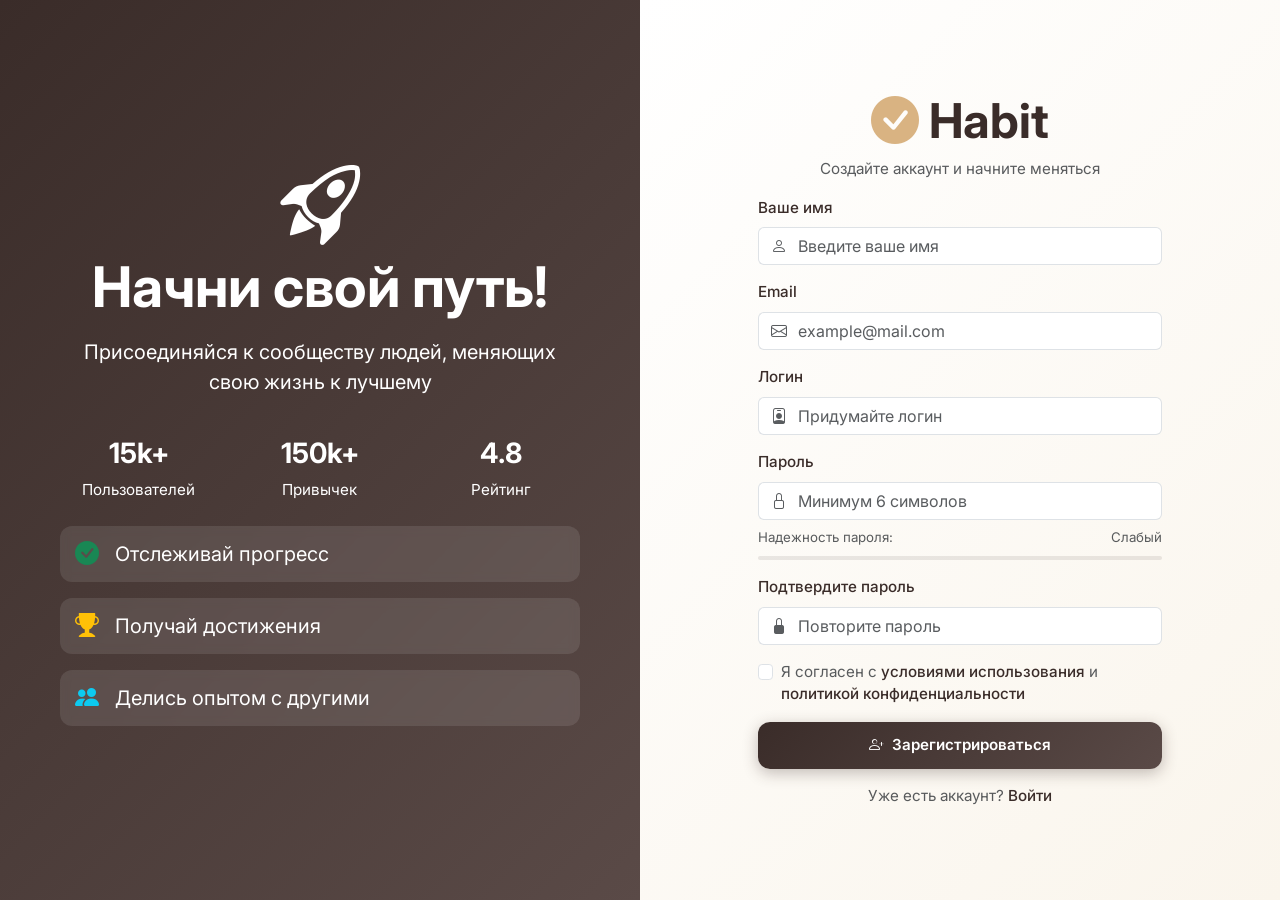
<file: register.html>
<!DOCTYPE html>
<html lang="ru">
<head>
    <meta charset="UTF-8">
    <meta name="viewport" content="width=device-width, initial-scale=1.0">
    <title>Регистрация - Habit</title>
    
    <link rel="stylesheet" href="https://cdn.jsdelivr.net/npm/bootstrap-icons@1.11.3/font/bootstrap-icons.min.css">
    <link href="https://fonts.googleapis.com/css2?family=Inter:wght@400;500;600;700;800&display=swap" rel="stylesheet">
    <link href="https://cdn.jsdelivr.net/npm/bootstrap@5.3.2/dist/css/bootstrap.min.css" rel="stylesheet">
    <link rel="stylesheet" href="css/style.css">
</head>
<body>
    <div class="notification-container" id="notificationContainer"></div>

    <div class="container-fluid min-vh-100">
        <div class="row min-vh-100">
            <!-- Левая колонка с преимуществами -->
            <div class="col-lg-6 d-none d-lg-flex align-items-center justify-content-center hero-section">
                <div class="text-white text-center px-5">
                    <i class="bi bi-rocket-takeoff display-1 mb-4"></i>
                    <h2 class="display-4 fw-bold mb-4">Начни свой путь!</h2>
                    <p class="fs-5 mb-4">Присоединяйся к сообществу людей, меняющих свою жизнь к лучшему</p>
                    
                    <div class="row g-4 mt-5">
                        <div class="col-4"><div class="h3 fw-bold">15k+</div><div>Пользователей</div></div>
                        <div class="col-4"><div class="h3 fw-bold">150k+</div><div>Привычек</div></div>
                        <div class="col-4"><div class="h3 fw-bold">4.8</div><div>Рейтинг</div></div>
                    </div>

                    <div class="features-list text-start mt-5">
                        <div class="d-flex align-items-center mb-3"><i class="bi bi-check-circle-fill text-success me-3 fs-4"></i><span class="fs-5">Отслеживай прогресс</span></div>
                        <div class="d-flex align-items-center mb-3"><i class="bi bi-trophy-fill text-warning me-3 fs-4"></i><span class="fs-5">Получай достижения</span></div>
                        <div class="d-flex align-items-center mb-3"><i class="bi bi-people-fill text-info me-3 fs-4"></i><span class="fs-5">Делись опытом с другими</span></div>
                    </div>
                </div>
            </div>

            <!-- Правая колонка с формой регистрации -->
            <div class="col-lg-6 d-flex align-items-center justify-content-center bg-light">
                <div class="w-100 px-4 px-lg-5" style="max-width: 500px;">
                    <div class="text-center mb-4">
                        <a href="index.html" class="text-decoration-none"><h1 class="display-5 fw-bold" style="color: var(--primary);"><i class="bi bi-check-circle-fill" style="color: var(--accent);"></i> Habit</h1></a>
                        <p class="text-muted">Создайте аккаунт и начните меняться</p>
                    </div>

                    <form id="registerForm">
                        <div class="mb-3"><label class="form-label fw-medium">Ваше имя</label><div class="input-group"><span class="input-group-text bg-white border-end-0"><i class="bi bi-person text-muted"></i></span><input type="text" class="form-control border-start-0 ps-0" id="regName" placeholder="Введите ваше имя" required></div></div>
                        <div class="mb-3"><label class="form-label fw-medium">Email</label><div class="input-group"><span class="input-group-text bg-white border-end-0"><i class="bi bi-envelope text-muted"></i></span><input type="email" class="form-control border-start-0 ps-0" id="regEmail" placeholder="example@mail.com" required></div></div>
                        <div class="mb-3"><label class="form-label fw-medium">Логин</label><div class="input-group"><span class="input-group-text bg-white border-end-0"><i class="bi bi-person-badge text-muted"></i></span><input type="text" class="form-control border-start-0 ps-0" id="regUsername" placeholder="Придумайте логин" required></div></div>
                        
                        <div class="mb-3">
                            <label class="form-label fw-medium">Пароль</label>
                            <div class="input-group"><span class="input-group-text bg-white border-end-0"><i class="bi bi-lock text-muted"></i></span><input type="password" class="form-control border-start-0 ps-0" id="regPassword" placeholder="Минимум 6 символов" required onkeyup="checkPasswordStrength()"></div>
                            <div class="mt-2"><div class="d-flex justify-content-between align-items-center mb-1"><small class="text-muted">Надежность пароля:</small><small class="text-muted" id="passwordStrengthText">Слабый</small></div><div class="progress" style="height: 4px;"><div class="progress-bar" id="passwordStrengthBar" style="width: 0%; background: #c97c5d;"></div></div></div>
                        </div>
                        
                        <div class="mb-3"><label class="form-label fw-medium">Подтвердите пароль</label><div class="input-group"><span class="input-group-text bg-white border-end-0"><i class="bi bi-lock-fill text-muted"></i></span><input type="password" class="form-control border-start-0 ps-0" id="regPasswordConfirm" placeholder="Повторите пароль" required></div></div>
                        
                        <div class="mb-4 form-check"><input type="checkbox" class="form-check-input" id="agreeTerms" required><label class="form-check-label text-muted" for="agreeTerms">Я согласен с <a href="#" class="text-primary">условиями использования</a> и <a href="#" class="text-primary">политикой конфиденциальности</a></label></div>
                        
                        <button type="submit" class="btn btn-primary btn-lg w-100 mb-3"><i class="bi bi-person-plus me-2"></i>Зарегистрироваться</button>
                        
                        <div class="text-center"><p class="text-muted mb-0">Уже есть аккаунт? <a href="login.html" class="text-primary fw-medium">Войти</a></p></div>
                    </form>

                </div>
            </div>
        </div>
    </div>

    <script src="https://cdn.jsdelivr.net/npm/bootstrap@5.3.2/dist/js/bootstrap.bundle.min.js"></script>
    <script src="js/script.js"></script>
    <script src="js/users.js"></script>
    
    <script>
        function checkPasswordStrength() {
            const password = document.getElementById('regPassword').value;
            const bar = document.getElementById('passwordStrengthBar');
            const text = document.getElementById('passwordStrengthText');
            let strength = 0; let color = '#c97c5d'; let strengthText = 'Слабый';
            if (password.length >= 6) strength += 1;
            if (password.length >= 8) strength += 1;
            if (/[A-Z]/.test(password)) strength += 1;
            if (/[0-9]/.test(password)) strength += 1;
            if (/[^A-Za-z0-9]/.test(password)) strength += 1;
            if (strength <= 2) { color = '#c97c5d'; strengthText = 'Слабый'; }
            else if (strength <= 4) { color = '#d9b382'; strengthText = 'Средний'; }
            else { color = '#b5c9a0'; strengthText = 'Надежный'; }
            const width = (strength / 5) * 100;
            bar.style.width = width + '%'; bar.style.background = color;
            text.textContent = strengthText; text.style.color = color;
        }

        function fillDemoData() {
            document.getElementById('regName').value = 'Новый пользователь';
            document.getElementById('regEmail').value = 'newuser@example.com';
            document.getElementById('regUsername').value = 'newuser';
            document.getElementById('regPassword').value = 'password123';
            document.getElementById('regPasswordConfirm').value = 'password123';
            document.getElementById('agreeTerms').checked = true;
            checkPasswordStrength();
        }

        function clearForm() {
            document.getElementById('registerForm').reset();
            document.getElementById('passwordStrengthBar').style.width = '0%';
            document.getElementById('passwordStrengthText').textContent = 'Слабый';
            document.getElementById('passwordStrengthBar').style.background = '#c97c5d';
        }

        document.getElementById('registerForm').addEventListener('submit', function(e) {
            e.preventDefault();
            const name = document.getElementById('regName').value.trim();
            const email = document.getElementById('regEmail').value.trim();
            const username = document.getElementById('regUsername').value.trim();
            const password = document.getElementById('regPassword').value;
            const confirm = document.getElementById('regPasswordConfirm').value;
            const agree = document.getElementById('agreeTerms').checked;
            if (!name || !email || !username || !password || !confirm) { showNotification('❌ Заполните все поля', 'danger'); return; }
            if (!agree) { showNotification('❌ Примите условия использования', 'danger'); return; }
            if (password !== confirm) { showNotification('❌ Пароли не совпадают', 'danger'); return; }
            if (password.length < 6) { showNotification('❌ Пароль должен содержать минимум 6 символов', 'danger'); return; }
            if (!email.includes('@') || !email.includes('.')) { showNotification('❌ Введите корректный email', 'danger'); return; }
            const userData = { name: name, email: email, username: username, password: password };
            if (typeof window.register === 'function') { window.register(userData); }
            else if (typeof window.registerUser === 'function') { window.registerUser(userData); }
            else { showNotification('❌ Ошибка регистрации', 'danger'); }
        });

        document.querySelectorAll('.input-group input').forEach(input => {
            input.addEventListener('focus', function() { this.closest('.input-group').querySelector('.input-group-text').classList.add('border-primary'); });
            input.addEventListener('blur', function() { this.closest('.input-group').querySelector('.input-group-text').classList.remove('border-primary'); });
        });
    </script>

    <style>
        .input-group-text { background: white; border-right: none; transition: all 0.3s; }
        .form-control:focus { box-shadow: none; border-color: #d9b382; }
        .form-control:focus + .input-group-text { border-color: #d9b382; }
        .input-group:focus-within .input-group-text { border-color: #d9b382; color: #d9b382; }
        .input-group:focus-within .input-group-text i { color: #d9b382 !important; }
        .btn-primary { background: linear-gradient(135deg, #3a2c29 0%, #5a4a47 100%); border: none; padding: 12px; font-weight: 600; transition: all 0.3s; }
        .btn-primary:hover { background: linear-gradient(135deg, #5a4a47 0%, #3a2c29 100%); transform: translateY(-2px); box-shadow: 0 10px 20px rgba(58, 44, 41, 0.2); }
        .btn-outline-secondary { border: 1px solid rgba(58, 44, 41, 0.1); color: #3a2c29; font-size: 0.9rem; }
        .btn-outline-secondary:hover { background: #faf5ec; border-color: #d9b382; color: #3a2c29; }
        .hero-section { background: linear-gradient(135deg, #3a2c29 0%, #5a4a47 100%); min-height: 100vh; }
        .features-list .d-flex { background: rgba(255, 255, 255, 0.1); padding: 10px 15px; border-radius: 12px; backdrop-filter: blur(5px); }
        .features-list .d-flex i { font-size: 1.5rem; }
        .form-check-input:checked { background-color: #d9b382; border-color: #d9b382; }
        a.text-primary { color: #3a2c29 !important; text-decoration: none; font-weight: 500; }
        a.text-primary:hover { color: #d9b382 !important; }
        .bg-light { background: linear-gradient(135deg, #ffffff 0%, #faf5ec 100%) !important; }
    </style>
</body>
</html>
</file>
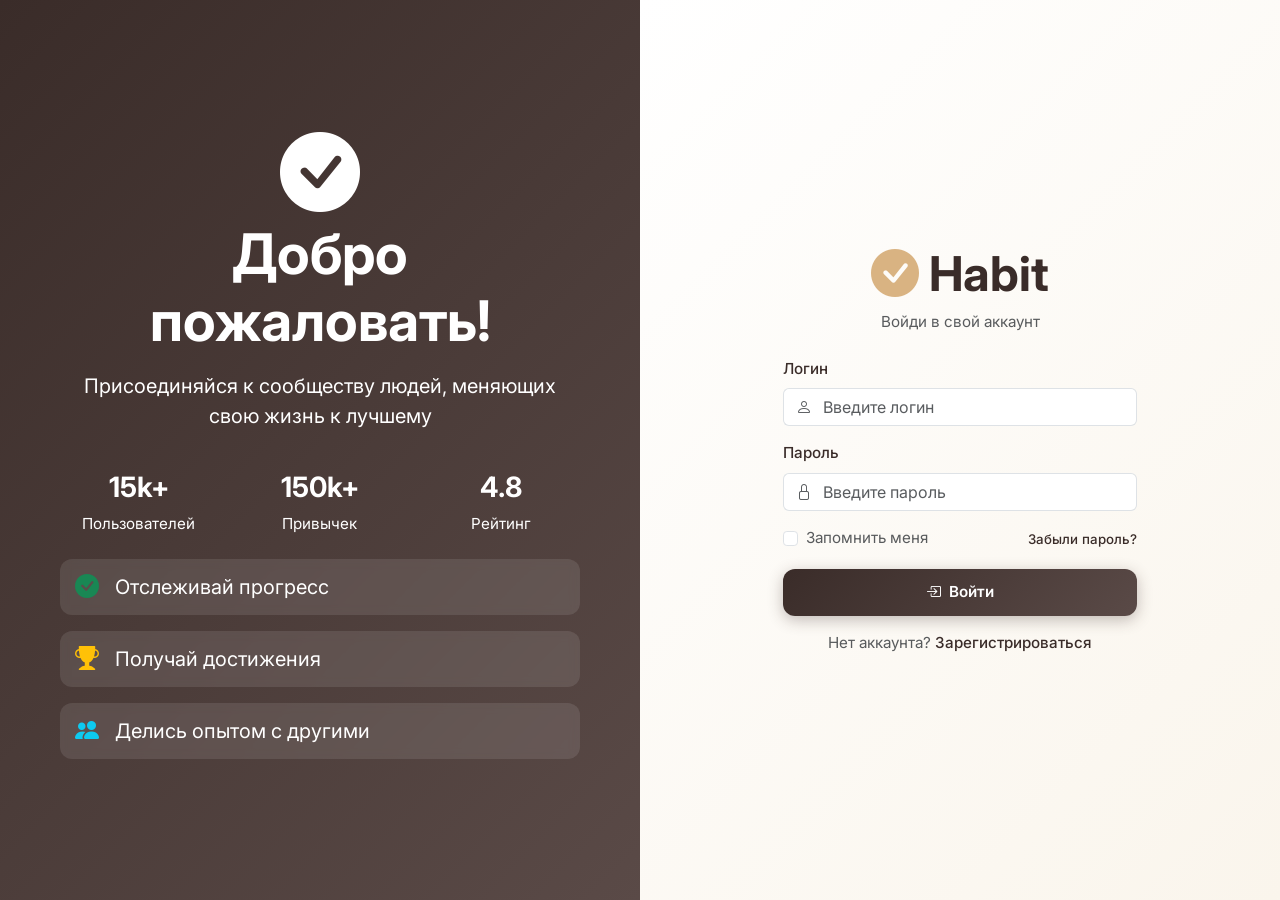
<file: settings.html>
<!DOCTYPE html>
<html lang="ru">
<head>
    <meta charset="UTF-8">
    <meta name="viewport" content="width=device-width, initial-scale=1.0">
    <title>Настройки - Habit</title>
    
    <link rel="stylesheet" href="https://cdn.jsdelivr.net/npm/bootstrap-icons@1.11.3/font/bootstrap-icons.min.css">
    <link href="https://fonts.googleapis.com/css2?family=Inter:wght@400;500;600;700;800&display=swap" rel="stylesheet">
    <link href="https://cdn.jsdelivr.net/npm/bootstrap@5.3.2/dist/css/bootstrap.min.css" rel="stylesheet">
    <link rel="stylesheet" href="css/style.css">
    <style>
        .settings-page { background: var(--light-bg); }
        .settings-container { max-width: 800px; margin: 0 auto; }
        .settings-card { background: white; border-radius: 20px; padding: 1.75rem; margin-bottom: 1.5rem; box-shadow: var(--shadow-sm); border: 1px solid rgba(58, 44, 41, 0.05); transition: all 0.3s ease; }
        .settings-card:hover { box-shadow: var(--shadow-md); }
        .settings-card-header { display: flex; align-items: center; gap: 0.75rem; margin-bottom: 1.5rem; padding-bottom: 1rem; border-bottom: 1px solid var(--light-bg); }
        .settings-card-header i { font-size: 1.3rem; color: var(--accent); width: 40px; height: 40px; border-radius: 12px; background: rgba(217, 179, 130, 0.1); display: flex; align-items: center; justify-content: center; }
        .settings-card-header h3 { font-size: var(--font-size-large); font-weight: 700; color: var(--primary); margin: 0; }
        .settings-card-header p { font-size: var(--font-size-small); color: var(--text-light); margin: 0; }
        .setting-item { display: flex; justify-content: space-between; align-items: center; padding: 0.85rem 0; border-bottom: 1px solid rgba(58, 44, 41, 0.04); }
        .setting-item:last-child { border-bottom: none; }
        .setting-info h4 { font-size: var(--font-size-small); font-weight: 600; color: var(--primary); margin-bottom: 0.15rem; }
        .setting-info p { font-size: 0.78rem; color: var(--text-light); margin: 0; }
        .form-check-input:checked { background-color: var(--accent); border-color: var(--accent); }
        .form-switch .form-check-input:checked { background-color: var(--secondary); border-color: var(--secondary); }
        .btn-save-settings { background: var(--gradient); color: white; border: none; padding: 0.7rem 2rem; border-radius: 12px; font-weight: 600; font-size: var(--font-size-small); transition: all 0.3s; }
        .btn-save-settings:hover { background: var(--primary-light); transform: translateY(-2px); box-shadow: var(--shadow-md); }
        .btn-danger-outline { background: transparent; border: 2px solid var(--danger); color: var(--danger); padding: 0.6rem 1.5rem; border-radius: 12px; font-weight: 600; font-size: var(--font-size-small); transition: all 0.3s; }
        .btn-danger-outline:hover { background: var(--danger); color: white; transform: translateY(-2px); }
        .form-control { font-size: var(--font-size-small); padding: 0.5rem 0.85rem; border-radius: 8px; border: 1px solid rgba(58, 44, 41, 0.15); transition: all 0.3s; }
        .form-control:focus { border-color: var(--accent); box-shadow: 0 0 0 3px rgba(217, 179, 130, 0.1); }
        .form-select { font-size: var(--font-size-small); padding: 0.5rem 0.85rem; border-radius: 8px; cursor: pointer; }
        .danger-zone { border: 2px dashed rgba(201, 124, 93, 0.3); border-radius: 16px; padding: 1.5rem; background: rgba(201, 124, 93, 0.02); }
        .danger-zone h4 { color: var(--danger); font-size: var(--font-size-base); font-weight: 600; margin-bottom: 0.5rem; }
        .danger-zone p { font-size: var(--font-size-small); color: var(--text-light); margin-bottom: 1rem; }
        @media (max-width: 768px) { .settings-card { padding: 1.25rem; } .setting-item { flex-direction: column; align-items: flex-start; gap: 0.75rem; } .setting-item .form-control, .setting-item textarea { width: 100% !important; } }
    </style>
</head>
<body class="settings-page">
    <div class="page-wrapper">
        <nav class="navbar navbar-expand-lg fixed-top">
            <div class="container">
                <a class="navbar-brand" href="index.html"><img src="images/logo.png" alt="Habit" style="height: 35px; width: auto;"></a>
                <button class="navbar-toggler" type="button" data-bs-toggle="collapse" data-bs-target="#navbarNav"><span class="navbar-toggler-icon"></span></button>
                <div class="collapse navbar-collapse" id="navbarNav"><ul class="navbar-nav ms-auto"></ul></div>
            </div>
        </nav>

        <div class="notification-container" id="notificationContainer"></div>

        <main class="content-wrapper">
            <section class="page-header-section"><div class="container"><div class="page-title-wrapper"><h1 class="page-title">Настройки</h1><p class="page-subtitle">Управление профилем, уведомлениями и безопасностью</p></div></div></section>

            <div class="page-content">
                <div class="container">
                    <div class="settings-container">
                        <div class="settings-card">
                            <div class="settings-card-header"><i class="bi bi-person-circle"></i><div><h3>Профиль</h3><p>Основная информация о вас</p></div></div>
                            <div class="setting-item"><div class="setting-info"><h4>Имя</h4><p>Отображается в профиле и историях</p></div><div><input type="text" class="form-control" id="settingsName" style="width: 250px;" placeholder="Ваше имя"></div></div>
                            <div class="setting-item"><div class="setting-info"><h4>О себе</h4><p>Краткая информация для профиля</p></div><div><textarea class="form-control" id="settingsBio" rows="2" style="width: 250px;" placeholder="Расскажите о себе..."></textarea></div></div>
                            <div class="setting-item"><div class="setting-info"><h4>Логин</h4><p>Используется для входа в систему</p></div><div><input type="text" class="form-control" id="settingsUsername" style="width: 250px;" placeholder="Логин"></div></div>
                            <div class="setting-item"><div class="setting-info"><h4>Email</h4><p>Для уведомлений и восстановления доступа</p></div><div><input type="email" class="form-control" id="settingsEmail" style="width: 250px;" placeholder="email@example.com"></div></div>
                        </div>

                        <div class="settings-card">
                            <div class="settings-card-header"><i class="bi bi-shield-lock"></i><div><h3>Безопасность</h3><p>Изменение пароля</p></div></div>
                            <div class="setting-item"><div class="setting-info"><h4>Текущий пароль</h4><p>Введите текущий пароль</p></div><div><input type="password" class="form-control" id="currentPassword" style="width: 250px;" placeholder="••••••••"></div></div>
                            <div class="setting-item"><div class="setting-info"><h4>Новый пароль</h4><p>Минимум 6 символов</p></div><div><input type="password" class="form-control" id="newPassword" style="width: 250px;" placeholder="Новый пароль"><div class="progress mt-2" style="height: 4px; width: 250px;"><div class="progress-bar" id="passwordStrengthBar" style="width: 0%; background: var(--accent);"></div></div><small class="text-muted" id="passwordStrengthText">Слабый</small></div></div>
                            <div class="setting-item"><div class="setting-info"><h4>Подтвердите пароль</h4><p>Повторите новый пароль</p></div><div><input type="password" class="form-control" id="confirmNewPassword" style="width: 250px;" placeholder="Подтверждение"></div></div>
                            <div class="mt-3"><button class="btn-save-settings" onclick="changePassword()"><i class="bi bi-key me-2"></i>Изменить пароль</button></div>
                        </div>

                        <div class="settings-card">
                            <div class="settings-card-header"><i class="bi bi-bell"></i><div><h3>Уведомления</h3><p>Настройка оповещений</p></div></div>
                            <div class="setting-item"><div class="setting-info"><h4>Push-уведомления</h4><p>Получать уведомления о привычках</p></div><div class="form-check form-switch"><input class="form-check-input" type="checkbox" id="pushNotifications" checked></div></div>
                            <div class="setting-item"><div class="setting-info"><h4>Напоминания</h4><p>Напоминать о невыполненных привычках</p></div><div class="form-check form-switch"><input class="form-check-input" type="checkbox" id="reminders" checked></div></div>
                            <div class="setting-item"><div class="setting-info"><h4>Email-рассылка</h4><p>Получать новости и обновления</p></div><div class="form-check form-switch"><input class="form-check-input" type="checkbox" id="emailNotifications"></div></div>
                            <div class="setting-item"><div class="setting-info"><h4>Социальные уведомления</h4><p>Новые лайки, комментарии и друзья</p></div><div class="form-check form-switch"><input class="form-check-input" type="checkbox" id="socialNotifications" checked></div></div>
                        </div>

                        <div class="settings-card">
                            <div class="settings-card-header"><i class="bi bi-eye"></i><div><h3>Конфиденциальность</h3><p>Настройки приватности</p></div></div>
                            <div class="setting-item"><div class="setting-info"><h4>Публичный профиль</h4><p>Другие пользователи могут видеть ваш профиль</p></div><div class="form-check form-switch"><input class="form-check-input" type="checkbox" id="publicProfile" checked></div></div>
                            <div class="setting-item"><div class="setting-info"><h4>Показывать статистику</h4><p>Делиться статистикой привычек</p></div><div class="form-check form-switch"><input class="form-check-input" type="checkbox" id="showStats" checked></div></div>
                            <div class="setting-item"><div class="setting-info"><h4>История активности</h4><p>Сохранять историю выполнения</p></div><div class="form-check form-switch"><input class="form-check-input" type="checkbox" id="saveHistory" checked></div></div>
                        </div>

                        <div class="text-center mb-4"><button class="btn-save-settings btn-lg" onclick="saveAllSettings()"><i class="bi bi-check-circle me-2"></i>Сохранить все настройки</button></div>

                        <div class="settings-card">
                            <div class="settings-card-header"><i class="bi bi-exclamation-triangle" style="color: var(--danger);"></i><div><h3 style="color: var(--danger);">Опасная зона</h3><p>Необратимые действия</p></div></div>
                            <div class="danger-zone"><h4><i class="bi bi-trash me-2"></i>Удаление аккаунта</h4><p>Это действие нельзя отменить. Все ваши данные, привычки, достижения и история будут безвозвратно удалены.</p><button class="btn-danger-outline" onclick="deleteAccount()"><i class="bi bi-trash me-2"></i>Удалить аккаунт</button></div>
                        </div>
                    </div>
                </div>
            </div>
        </main>

        <footer class="footer"><div class="container"><div class="row"><div class="col-md-6"><p class="mb-0">&copy; 2026 Habit. Все права защищены.</p></div><div class="col-md-6 text-md-end"><a href="#" data-bs-toggle="modal" data-bs-target="#privacyModal" class="me-3">Политика конфиденциальности</a><a href="#" data-bs-toggle="modal" data-bs-target="#termsModal">Условия использования</a></div></div></div></footer>

        <div class="modal fade" id="privacyModal" tabindex="-1"><div class="modal-dialog modal-dialog-centered modal-dialog-scrollable"><div class="modal-content"><div class="modal-header"><h5 class="modal-title"><i class="bi bi-shield-lock me-2"></i>Политика конфиденциальности</h5><button type="button" class="btn-close" data-bs-dismiss="modal"></button></div><div class="modal-body"><h6>1. Общие положения</h6><p>Настоящая Политика конфиденциальности является неотъемлемой частью Пользовательского соглашения Habit.</p><h6 class="mt-3">2. Какие данные мы собираем</h6><p>Имя, email, логин, информация о привычках и прогрессе, технические данные.</p><h6 class="mt-3">3. Как мы используем данные</h6><p>Для предоставления сервиса, персонализации, аналитики.</p><h6 class="mt-3">4. Защита данных</h6><p>Мы принимаем все необходимые меры для защиты ваших данных.</p><p class="text-muted mt-3"><small>Последнее обновление: 15 апреля 2026 г.</small></p></div><div class="modal-footer"><button type="button" class="btn btn-primary" data-bs-dismiss="modal">Понятно</button></div></div></div></div>

        <div class="modal fade" id="termsModal" tabindex="-1"><div class="modal-dialog modal-dialog-centered modal-dialog-scrollable"><div class="modal-content"><div class="modal-header"><h5 class="modal-title"><i class="bi bi-file-text me-2"></i>Условия использования</h5><button type="button" class="btn-close" data-bs-dismiss="modal"></button></div><div class="modal-body"><h6>1. Принятие условий</h6><p>Регистрируясь и используя сервис Habit, вы соглашаетесь с настоящими Условиями.</p><h6 class="mt-3">2. Описание сервиса</h6><p>Habit — платформа для отслеживания и формирования полезных привычек.</p><h6 class="mt-3">3. Обязанности пользователя</h6><ul><li>Предоставлять достоверную информацию</li><li>Не нарушать работу сервиса</li><li>Уважать других пользователей</li></ul><p class="text-muted mt-3"><small>Последнее обновление: 15 апреля 2026 г.</small></p></div><div class="modal-footer"><button type="button" class="btn btn-primary" data-bs-dismiss="modal">Принимаю</button></div></div></div></div>
    </div>

    <script src="https://cdn.jsdelivr.net/npm/bootstrap@5.3.2/dist/js/bootstrap.bundle.min.js"></script>
    <script src="js/script.js"></script>
    <script>
        function initSettingsPage() {
            if (!authData.currentUser) { showNotification('⚠️ Пожалуйста, войдите в систему', 'warning'); setTimeout(() => window.location.href = 'login.html', 1500); return; }
            loadCurrentSettings();
            setupPasswordStrengthCheck();
        }
        function loadCurrentSettings() {
            const user = authData.currentUser;
            document.getElementById('settingsName').value = userData.name || user.name || '';
            document.getElementById('settingsBio').value = userData.bio || '';
            document.getElementById('settingsUsername').value = user.username || '';
            document.getElementById('settingsEmail').value = user.email || '';
            const settings = userData.settings || {};
            document.getElementById('pushNotifications').checked = settings.notifications !== false;
            document.getElementById('reminders').checked = settings.reminders !== false;
            document.getElementById('emailNotifications').checked = settings.emailNotifications === true;
            document.getElementById('socialNotifications').checked = settings.socialNotifications !== false;
            document.getElementById('publicProfile').checked = settings.publicProfile !== false;
            document.getElementById('showStats').checked = settings.showStats !== false;
            document.getElementById('saveHistory').checked = settings.saveHistory !== false;
        }
        function setupPasswordStrengthCheck() {
            document.getElementById('newPassword').addEventListener('input', function() {
                const password = this.value; const bar = document.getElementById('passwordStrengthBar'); const text = document.getElementById('passwordStrengthText');
                let strength = 0;
                if (password.length >= 6) strength++; if (password.length >= 8) strength++; if (/[A-Z]/.test(password)) strength++; if (/[0-9]/.test(password)) strength++; if (/[^A-Za-z0-9]/.test(password)) strength++;
                let color = '#c97c5d', strengthText = 'Слабый';
                if (strength <= 2) { color = '#c97c5d'; strengthText = 'Слабый'; }
                else if (strength <= 4) { color = '#d9b382'; strengthText = 'Средний'; }
                else { color = '#b5c9a0'; strengthText = 'Надежный'; }
                bar.style.width = (strength / 5 * 100) + '%'; bar.style.background = color; text.textContent = strengthText; text.style.color = color;
            });
        }
        function saveAllSettings() {
            const name = document.getElementById('settingsName').value.trim(); const bio = document.getElementById('settingsBio').value.trim(); const username = document.getElementById('settingsUsername').value.trim(); const email = document.getElementById('settingsEmail').value.trim();
            if (!name || !username) { showNotification('❌ Имя и логин не могут быть пустыми', 'warning'); return; }
            userData.name = name; userData.bio = bio; userData.username = username;
            userData.settings = { notifications: document.getElementById('pushNotifications').checked, reminders: document.getElementById('reminders').checked, emailNotifications: document.getElementById('emailNotifications').checked, socialNotifications: document.getElementById('socialNotifications').checked, publicProfile: document.getElementById('publicProfile').checked, showStats: document.getElementById('showStats').checked, saveHistory: document.getElementById('saveHistory').checked, language: userData.settings?.language || 'ru', darkMode: userData.settings?.darkMode || false };
            const userIndex = authData.users.findIndex(u => u.id === authData.currentUser.id);
            if (userIndex !== -1) { authData.users[userIndex].name = name; authData.users[userIndex].username = username; authData.users[userIndex].email = email; authData.currentUser.name = name; authData.currentUser.username = username; authData.currentUser.email = email; }
            saveUserData(); updateNavigation();
            showNotification('✅ Настройки успешно сохранены!', 'success');
        }
        function changePassword() {
            const currentPassword = document.getElementById('currentPassword').value; const newPassword = document.getElementById('newPassword').value; const confirmPassword = document.getElementById('confirmNewPassword').value;
            if (!currentPassword || !newPassword || !confirmPassword) { showNotification('❌ Заполните все поля', 'warning'); return; }
            const user = authData.users.find(u => u.id === authData.currentUser.id);
            if (!user || user.password !== currentPassword) { showNotification('❌ Неверный текущий пароль', 'danger'); return; }
            if (newPassword.length < 6) { showNotification('❌ Пароль должен содержать минимум 6 символов', 'danger'); return; }
            if (newPassword !== confirmPassword) { showNotification('❌ Пароли не совпадают', 'danger'); return; }
            user.password = newPassword;
            const userIndex = authData.users.findIndex(u => u.id === authData.currentUser.id);
            if (userIndex !== -1) authData.users[userIndex].password = newPassword;
            saveUserData();
            document.getElementById('currentPassword').value = ''; document.getElementById('newPassword').value = ''; document.getElementById('confirmNewPassword').value = '';
            document.getElementById('passwordStrengthBar').style.width = '0%'; document.getElementById('passwordStrengthText').textContent = 'Слабый';
            showNotification('✅ Пароль успешно изменен!', 'success');
        }
        function deleteAccount() {
            if (confirm('Вы уверены, что хотите удалить аккаунт? Это действие нельзя отменить!')) {
                if (confirm('Внимание! Все ваши данные будут безвозвратно удалены. Продолжить?')) {
                    authData.users = authData.users.filter(u => u.id !== authData.currentUser.id);
                    authData.currentUser = null;
                    saveUserData();
                    showNotification('👋 Аккаунт успешно удален', 'info');
                    setTimeout(() => window.location.href = 'index.html', 1500);
                }
            }
        }
        window.initSettingsPage = initSettingsPage;
        window.saveAllSettings = saveAllSettings;
        window.changePassword = changePassword;
        window.deleteAccount = deleteAccount;
        document.addEventListener('DOMContentLoaded', function() { if (typeof initSettingsPage === 'function') initSettingsPage(); });
    </script>
</body>
</html>
</file>
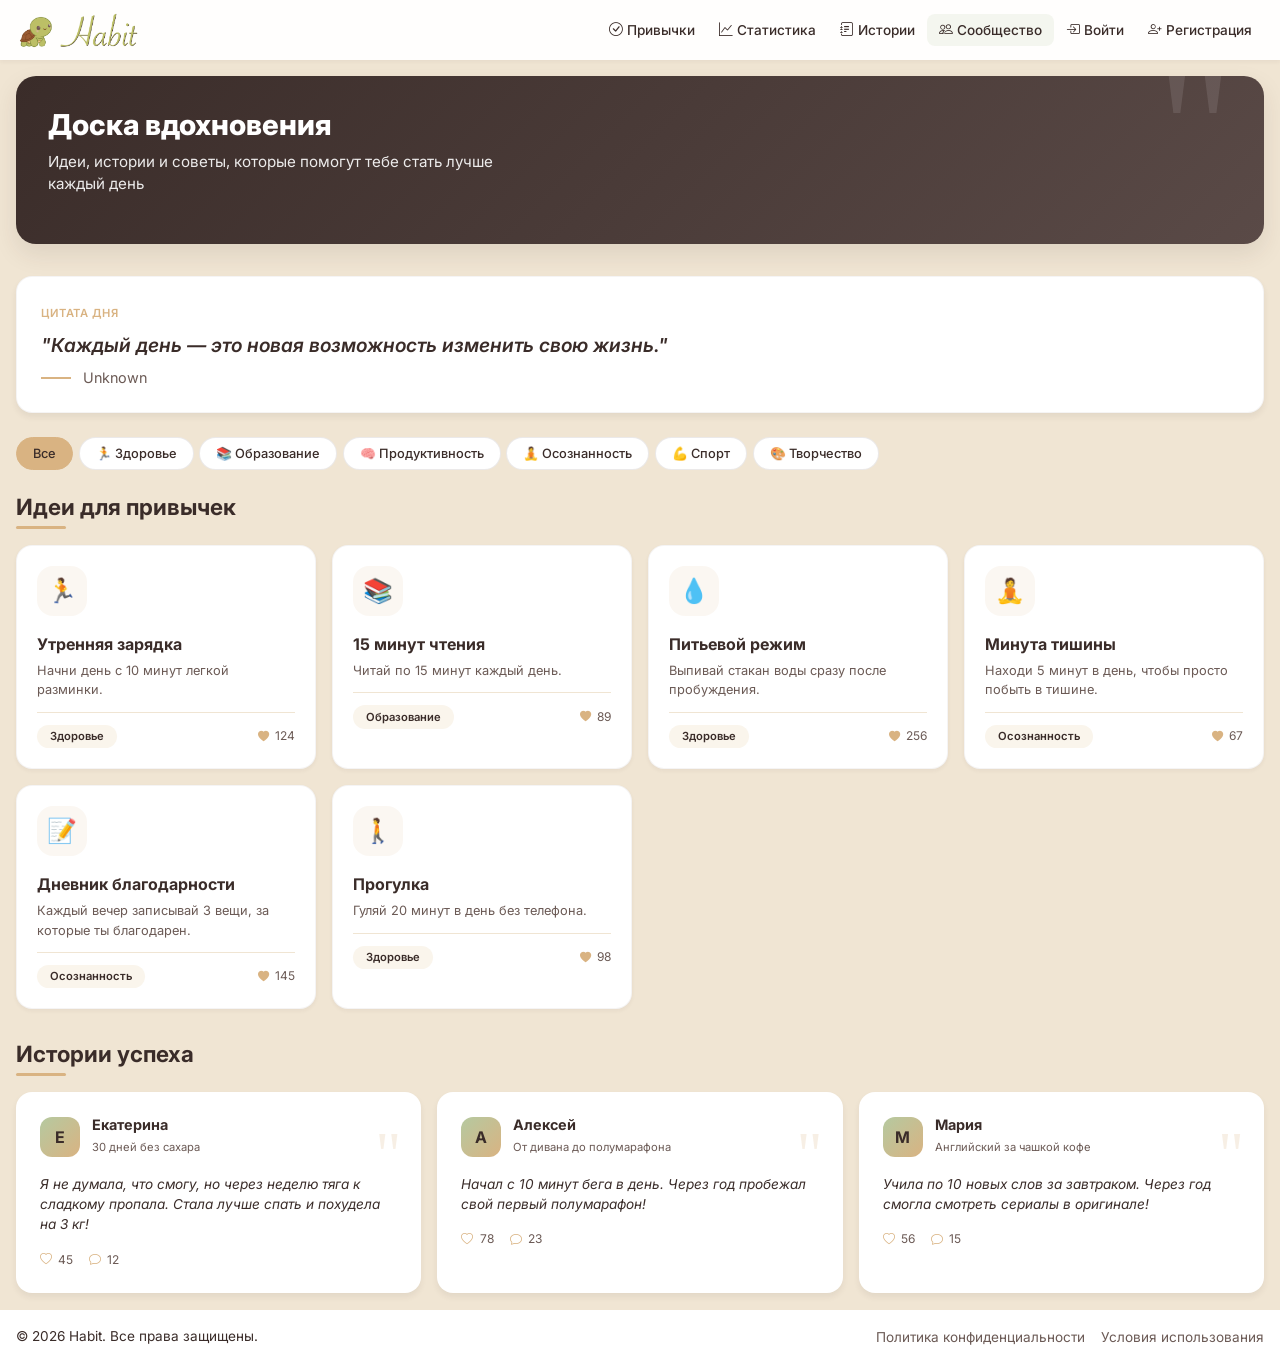
<file: social.html>
<!DOCTYPE html>
<html lang="ru">
<head>
    <meta charset="UTF-8">
    <meta name="viewport" content="width=device-width, initial-scale=1.0">
    <title>Вдохновение - Habit</title>
    
    <link rel="stylesheet" href="https://cdn.jsdelivr.net/npm/bootstrap-icons@1.11.3/font/bootstrap-icons.min.css">
    <link href="https://fonts.googleapis.com/css2?family=Inter:wght@400;500;600;700;800&display=swap" rel="stylesheet">
    <link href="https://cdn.jsdelivr.net/npm/bootstrap@5.3.2/dist/css/bootstrap.min.css" rel="stylesheet">
    <link rel="stylesheet" href="css/style.css">
    <style>
        .inspiration-page { background: var(--light-bg); }
        .inspiration-wrapper { padding: 1rem 0; }
        .inspiration-hero { background: var(--gradient); border-radius: 20px; padding: 2rem; margin-bottom: 2rem; color: white; position: relative; overflow: hidden; box-shadow: var(--shadow-lg); }
        .inspiration-hero::before { content: '"'; position: absolute; bottom: -30px; right: 30px; font-size: 12rem; opacity: 0.1; font-family: serif; color: white; }
        .inspiration-hero h1 { font-size: 1.8rem; font-weight: 800; margin-bottom: 0.5rem; position: relative; z-index: 2; }
        .inspiration-hero p { font-size: 0.95rem; opacity: 0.9; max-width: 500px; position: relative; z-index: 2; }
        .daily-quote-card { background: white; border-radius: 16px; padding: 1.5rem; margin-bottom: 1.5rem; box-shadow: var(--shadow-md); border: 1px solid rgba(58, 44, 41, 0.05); position: relative; }
        .daily-quote-card small { color: var(--accent); font-weight: 600; text-transform: uppercase; letter-spacing: 0.5px; font-size: 0.7rem; }
        .daily-quote-text { font-size: 1.2rem; font-weight: 600; color: var(--primary); margin: 0.5rem 0; line-height: 1.4; font-style: italic; }
        .daily-quote-author { color: var(--text-light); font-size: 0.9rem; display: flex; align-items: center; gap: 0.75rem; }
        .daily-quote-author::before { content: ''; width: 30px; height: 2px; background: var(--accent); display: inline-block; }
        .categories-cloud { display: flex; flex-wrap: wrap; gap: 0.35rem; margin-bottom: 1.5rem; }
        .category-tag { padding: 0.35rem 1rem; background: white; border-radius: 30px; font-size: 0.8rem; font-weight: 500; color: var(--primary); border: 1px solid rgba(58, 44, 41, 0.1); transition: all 0.2s; cursor: pointer; }
        .category-tag:hover, .category-tag.active { background: var(--accent); color: var(--primary); border-color: var(--accent); }
        .section-title { font-size: 1.4rem; font-weight: 700; color: var(--primary); margin-bottom: 1.5rem; position: relative; display: inline-block; }
        .section-title::after { content: ''; position: absolute; bottom: -8px; left: 0; width: 50px; height: 3px; background: var(--accent); border-radius: 2px; }
        .ideas-grid { display: grid; grid-template-columns: repeat(auto-fill, minmax(260px, 1fr)); gap: 1rem; margin-bottom: 2rem; }
        .idea-card { background: white; border-radius: 16px; padding: 1.25rem; box-shadow: var(--shadow-sm); transition: all 0.3s; border: 1px solid rgba(58, 44, 41, 0.05); cursor: pointer; height: 100%; }
        .idea-card:hover { transform: translateY(-3px); box-shadow: var(--shadow-hover); border-color: var(--accent); }
        .idea-icon { width: 50px; height: 50px; border-radius: 16px; background: rgba(217, 179, 130, 0.1); display: flex; align-items: center; justify-content: center; font-size: 1.5rem; margin-bottom: 1rem; color: var(--accent); }
        .idea-title { font-size: 1rem; font-weight: 700; color: var(--primary); margin-bottom: 0.35rem; }
        .idea-description { color: var(--text-light); font-size: 0.8rem; margin-bottom: 0.75rem; line-height: 1.5; }
        .idea-meta { display: flex; justify-content: space-between; align-items: center; margin-top: 0.75rem; padding-top: 0.75rem; border-top: 1px solid var(--light-bg); }
        .idea-category { background: var(--light); padding: 0.2rem 0.8rem; border-radius: 20px; font-size: 0.7rem; font-weight: 600; color: var(--primary); }
        .idea-likes { color: var(--text-light); font-size: 0.75rem; }
        .idea-likes i { color: var(--accent); margin-right: 0.2rem; font-size: 0.7rem; }
        .stories-section { margin-top: 2rem; }
        .stories-grid { display: grid; grid-template-columns: repeat(3, 1fr); gap: 1rem; }
        .story-card { background: white; border-radius: 16px; padding: 1.5rem; box-shadow: var(--shadow-md); position: relative; }
        .story-card::before { content: '"'; position: absolute; top: 15px; right: 20px; font-size: 4rem; color: var(--accent); opacity: 0.2; font-family: serif; }
        .story-author { display: flex; align-items: center; gap: 0.75rem; margin-bottom: 1rem; }
        .story-avatar { width: 40px; height: 40px; border-radius: 12px; background: var(--gradient-accent); display: flex; align-items: center; justify-content: center; color: var(--primary); font-weight: 700; font-size: 1rem; }
        .story-author-info h6 { font-weight: 700; color: var(--primary); margin-bottom: 0.1rem; font-size: 0.9rem; }
        .story-author-info small { color: var(--text-light); font-size: 0.7rem; }
        .story-text { color: var(--text); line-height: 1.5; font-size: 0.85rem; margin-bottom: 1rem; font-style: italic; }
        .story-stats { display: flex; gap: 1rem; color: var(--text-light); font-size: 0.75rem; }
        .story-stats i { color: var(--accent); margin-right: 0.2rem; }
        .modal-idea { border-radius: 20px; }
        .modal-idea .modal-header { border-bottom: 1px solid var(--light-bg); padding: 1rem 1.25rem; }
        .modal-idea .modal-body { padding: 1.25rem; }
        .idea-detail-icon { width: 70px; height: 70px; border-radius: 20px; background: rgba(217, 179, 130, 0.1); display: flex; align-items: center; justify-content: center; font-size: 2.5rem; color: var(--accent); margin: 0 auto 1.5rem; }
        .btn-add-habit { background: var(--primary); color: white; border: none; padding: 0.6rem 1.5rem; border-radius: 12px; font-weight: 600; width: 100%; transition: all 0.3s; font-size: 0.9rem; }
        .btn-add-habit:hover { background: var(--primary-light); transform: translateY(-2px); box-shadow: var(--shadow-md); }
        @media (max-width: 992px) { .stories-grid { grid-template-columns: repeat(2, 1fr); } .ideas-grid { grid-template-columns: repeat(2, 1fr); } }
        @media (max-width: 768px) { .inspiration-hero { padding: 1.5rem; } .inspiration-hero h1 { font-size: 1.5rem; } .daily-quote-text { font-size: 1rem; } .stories-grid { grid-template-columns: 1fr; } .ideas-grid { grid-template-columns: 1fr; } }
    </style>
</head>
<body class="inspiration-page">
    <div class="page-wrapper">
        <nav class="navbar navbar-expand-lg fixed-top">
            <div class="container">
                <a class="navbar-brand" href="index.html"><img src="images/logo.png" alt="Habit" style="height: 35px; width: auto;"></a>
                <button class="navbar-toggler" type="button" data-bs-toggle="collapse" data-bs-target="#navbarNav"><span class="navbar-toggler-icon"></span></button>
                <div class="collapse navbar-collapse" id="navbarNav"><ul class="navbar-nav ms-auto"></ul></div>
            </div>
        </nav>

        <div class="notification-container" id="notificationContainer"></div>

        <main class="content-wrapper">
            <div class="inspiration-wrapper">
                <div class="container">
                    <div class="inspiration-hero"><h1>Доска вдохновения</h1><p>Идеи, истории и советы, которые помогут тебе стать лучше каждый день</p></div>

                    <div class="daily-quote-card" id="dailyQuote"><small>ЦИТАТА ДНЯ</small><div class="daily-quote-text">"Единственный способ сделать великую работу — любить то, что ты делаешь."</div><div class="daily-quote-author">Стив Джобс</div></div>

                    <div class="categories-cloud"><span class="category-tag active">Все</span><span class="category-tag">🏃 Здоровье</span><span class="category-tag">📚 Образование</span><span class="category-tag">🧠 Продуктивность</span><span class="category-tag">🧘 Осознанность</span><span class="category-tag">💪 Спорт</span><span class="category-tag">🎨 Творчество</span></div>

                    <h2 class="section-title">Идеи для привычек</h2>
                    <div class="ideas-grid" id="ideasContainer"></div>

                    <div class="stories-section">
                        <h2 class="section-title">Истории успеха</h2>
                        <div class="stories-grid" id="storiesContainer"></div>
                    </div>
                </div>
            </div>
        </main>

        <footer class="footer"><div class="container"><div class="row"><div class="col-md-6"><p class="mb-0">&copy; 2026 Habit. Все права защищены.</p></div><div class="col-md-6 text-md-end"><a href="#" data-bs-toggle="modal" data-bs-target="#privacyModal" class="me-3">Политика конфиденциальности</a><a href="#" data-bs-toggle="modal" data-bs-target="#termsModal">Условия использования</a></div></div></div></footer>

        <div class="modal fade" id="privacyModal" tabindex="-1"><div class="modal-dialog modal-dialog-centered modal-dialog-scrollable"><div class="modal-content"><div class="modal-header"><h5 class="modal-title"><i class="bi bi-shield-lock me-2"></i>Политика конфиденциальности</h5><button type="button" class="btn-close" data-bs-dismiss="modal"></button></div><div class="modal-body"><h6>1. Общие положения</h6><p>Настоящая Политика конфиденциальности является неотъемлемой частью Пользовательского соглашения Habit.</p><h6 class="mt-3">2. Какие данные мы собираем</h6><p>Имя, email, логин, информация о привычках и прогрессе, технические данные.</p><h6 class="mt-3">3. Как мы используем данные</h6><p>Для предоставления сервиса, персонализации, аналитики.</p><h6 class="mt-3">4. Защита данных</h6><p>Мы принимаем все необходимые меры для защиты ваших данных.</p><p class="text-muted mt-3"><small>Последнее обновление: 15 апреля 2026 г.</small></p></div><div class="modal-footer"><button type="button" class="btn btn-primary" data-bs-dismiss="modal">Понятно</button></div></div></div></div>

        <div class="modal fade" id="termsModal" tabindex="-1"><div class="modal-dialog modal-dialog-centered modal-dialog-scrollable"><div class="modal-content"><div class="modal-header"><h5 class="modal-title"><i class="bi bi-file-text me-2"></i>Условия использования</h5><button type="button" class="btn-close" data-bs-dismiss="modal"></button></div><div class="modal-body"><h6>1. Принятие условий</h6><p>Регистрируясь и используя сервис Habit, вы соглашаетесь с настоящими Условиями.</p><h6 class="mt-3">2. Описание сервиса</h6><p>Habit — платформа для отслеживания и формирования полезных привычек.</p><h6 class="mt-3">3. Обязанности пользователя</h6><ul><li>Предоставлять достоверную информацию</li><li>Не нарушать работу сервиса</li><li>Уважать других пользователей</li></ul><p class="text-muted mt-3"><small>Последнее обновление: 15 апреля 2026 г.</small></p></div><div class="modal-footer"><button type="button" class="btn btn-primary" data-bs-dismiss="modal">Принимаю</button></div></div></div></div>
    </div>

    <div class="modal fade" id="ideaModal" tabindex="-1"><div class="modal-dialog modal-dialog-centered"><div class="modal-content modal-idea"><div class="modal-header"><h5 class="modal-title" id="ideaModalTitle"></h5><button type="button" class="btn-close" data-bs-dismiss="modal"></button></div><div class="modal-body text-center"><div class="idea-detail-icon" id="ideaModalIcon"></div><p class="mb-4" id="ideaModalDescription"></p><p class="text-muted mb-4" id="ideaModalBenefits"></p><button class="btn-add-habit" onclick="addIdeaAsHabit()"><i class="bi bi-plus-circle me-2"></i>Добавить как привычку</button></div></div></div></div>

    <script src="https://cdn.jsdelivr.net/npm/bootstrap@5.3.2/dist/js/bootstrap.bundle.min.js"></script>
    <script src="js/script.js"></script>
    <script>
        const dailyQuotes = [
            { text: "Единственный способ сделать великую работу — любить то, что ты делаешь.", author: "Стив Джобс" },
            { text: "Начинай с малого, но думай о великом.", author: "Дэвид Аллен" },
            { text: "Каждый день — это новая возможность изменить свою жизнь.", author: "Unknown" },
            { text: "Дисциплина — это мост между целями и достижениями.", author: "Джим Рон" },
            { text: "Ты не обязан быть великим, чтобы начать. Но ты должен начать, чтобы стать великим.", author: "Зиг Зиглар" }
        ];
        const ideas = [
            { id: 1, icon: "🏃", title: "Утренняя зарядка", description: "Начни день с 10 минут легкой разминки.", benefits: "Повышает тонус, улучшает настроение, ускоряет метаболизм", category: "Здоровье", likes: 124, time: "08:00" },
            { id: 2, icon: "📚", title: "15 минут чтения", description: "Читай по 15 минут каждый день.", benefits: "Развивает мышление, расширяет словарный запас", category: "Образование", likes: 89, time: "21:00" },
            { id: 3, icon: "💧", title: "Питьевой режим", description: "Выпивай стакан воды сразу после пробуждения.", benefits: "Улучшает пищеварение, очищает организм", category: "Здоровье", likes: 256, time: "08:00" },
            { id: 4, icon: "🧘", title: "Минута тишины", description: "Находи 5 минут в день, чтобы просто побыть в тишине.", benefits: "Снижает тревожность, улучшает концентрацию", category: "Осознанность", likes: 67, time: "07:00" },
            { id: 5, icon: "📝", title: "Дневник благодарности", description: "Каждый вечер записывай 3 вещи, за которые ты благодарен.", benefits: "Учит замечать хорошее, повышает уровень счастья", category: "Осознанность", likes: 145, time: "22:00" },
            { id: 6, icon: "🚶", title: "Прогулка", description: "Гуляй 20 минут в день без телефона.", benefits: "Улучшает кровообращение, снижает стресс", category: "Здоровье", likes: 98, time: "13:00" }
        ];
        const stories = [
            { author: "Екатерина", avatar: "Е", title: "30 дней без сахара", text: "Я не думала, что смогу, но через неделю тяга к сладкому пропала. Стала лучше спать и похудела на 3 кг!", likes: 45, comments: 12 },
            { author: "Алексей", avatar: "А", title: "От дивана до полумарафона", text: "Начал с 10 минут бега в день. Через год пробежал свой первый полумарафон!", likes: 78, comments: 23 },
            { author: "Мария", avatar: "М", title: "Английский за чашкой кофе", text: "Учила по 10 новых слов за завтраком. Через год смогла смотреть сериалы в оригинале!", likes: 56, comments: 15 }
        ];
        let currentIdea = null;

        function initSocialPage() { loadDailyQuote(); loadIdeas(); loadStories(); setupFilterListeners(); }
        function loadDailyQuote() { const container = document.getElementById('dailyQuote'); if (!container) return; const randomIndex = Math.floor(Math.random() * dailyQuotes.length); const quote = dailyQuotes[randomIndex]; container.innerHTML = `<small>ЦИТАТА ДНЯ</small><div class="daily-quote-text">"${quote.text}"</div><div class="daily-quote-author">${quote.author}</div>`; }
        function loadIdeas() { const container = document.getElementById('ideasContainer'); if (!container) return; container.innerHTML = ideas.map(idea => `<div class="idea-card" onclick="showIdeaDetails(${idea.id})"><div class="idea-icon">${idea.icon}</div><div class="idea-title">${idea.title}</div><div class="idea-description">${idea.description}</div><div class="idea-meta"><span class="idea-category">${idea.category}</span><span class="idea-likes"><i class="bi bi-heart-fill"></i> ${idea.likes}</span></div></div>`).join(''); }
        function loadStories() { const container = document.getElementById('storiesContainer'); if (!container) return; container.innerHTML = stories.map(story => `<div class="story-card"><div class="story-author"><div class="story-avatar">${story.avatar}</div><div class="story-author-info"><h6>${story.author}</h6><small>${story.title}</small></div></div><div class="story-text">${story.text}</div><div class="story-stats"><span><i class="bi bi-heart"></i> ${story.likes}</span><span><i class="bi bi-chat"></i> ${story.comments}</span></div></div>`).join(''); }
        function showIdeaDetails(ideaId) { const idea = ideas.find(i => i.id === ideaId); if (!idea) return; currentIdea = idea; document.getElementById('ideaModalTitle').textContent = idea.title; document.getElementById('ideaModalIcon').innerHTML = idea.icon; document.getElementById('ideaModalDescription').innerHTML = `<strong>${idea.description}</strong>`; document.getElementById('ideaModalBenefits').innerHTML = `<i class="bi bi-stars me-2" style="color: var(--accent);"></i>${idea.benefits}`; new bootstrap.Modal(document.getElementById('ideaModal')).show(); }
        function addIdeaAsHabit() { if (!currentIdea) return; if (!authData.currentUser) { showNotification('🔒 Пожалуйста, войдите в систему', 'warning'); setTimeout(() => window.location.href = 'login.html', 1500); return; } const newHabit = { id: Date.now(), name: currentIdea.title, description: currentIdea.description, time: currentIdea.time || '08:00', difficulty: 2, category: currentIdea.category === 'Здоровье' ? 'health' : currentIdea.category === 'Образование' ? 'education' : currentIdea.category === 'Осознанность' ? 'mindfulness' : 'other', userId: authData.currentUser?.id, userName: authData.currentUser?.username, createdAt: new Date().toISOString(), streak: 0, completedToday: false, history: [], status: 'pending' }; if (!moderationData.pendingHabits) moderationData.pendingHabits = []; moderationData.pendingHabits.push(newHabit); saveUserData(); const modal = bootstrap.Modal.getInstance(document.getElementById('ideaModal')); if (modal) modal.hide(); showNotification('✨ Идея добавлена в привычки!', 'success'); }
        function setupFilterListeners() { document.querySelectorAll('.category-tag').forEach(tag => { tag.addEventListener('click', function() { document.querySelectorAll('.category-tag').forEach(t => t.classList.remove('active')); this.classList.add('active'); const category = this.textContent.replace(/[🏃📚🧠🧘💪🎨]/g, '').trim(); if (category === 'Все') { loadIdeas(); } else { const container = document.getElementById('ideasContainer'); const filteredIdeas = ideas.filter(idea => idea.category === category); if (filteredIdeas.length === 0) { container.innerHTML = `<div class="col-12"><div class="text-center py-5"><i class="bi bi-inbox display-1 text-muted mb-4"></i><h5 class="text-muted">Нет идей в этой категории</h5></div></div>`; } else { container.innerHTML = filteredIdeas.map(idea => `<div class="idea-card" onclick="showIdeaDetails(${idea.id})"><div class="idea-icon">${idea.icon}</div><div class="idea-title">${idea.title}</div><div class="idea-description">${idea.description}</div><div class="idea-meta"><span class="idea-category">${idea.category}</span><span class="idea-likes"><i class="bi bi-heart-fill"></i> ${idea.likes}</span></div></div>`).join(''); } } }); }); }
        window.initSocialPage = initSocialPage; window.showIdeaDetails = showIdeaDetails; window.addIdeaAsHabit = addIdeaAsHabit;
        document.addEventListener('DOMContentLoaded', function() { if (typeof initSocialPage === 'function') initSocialPage(); });
    </script>
</body>
</html>
</file>
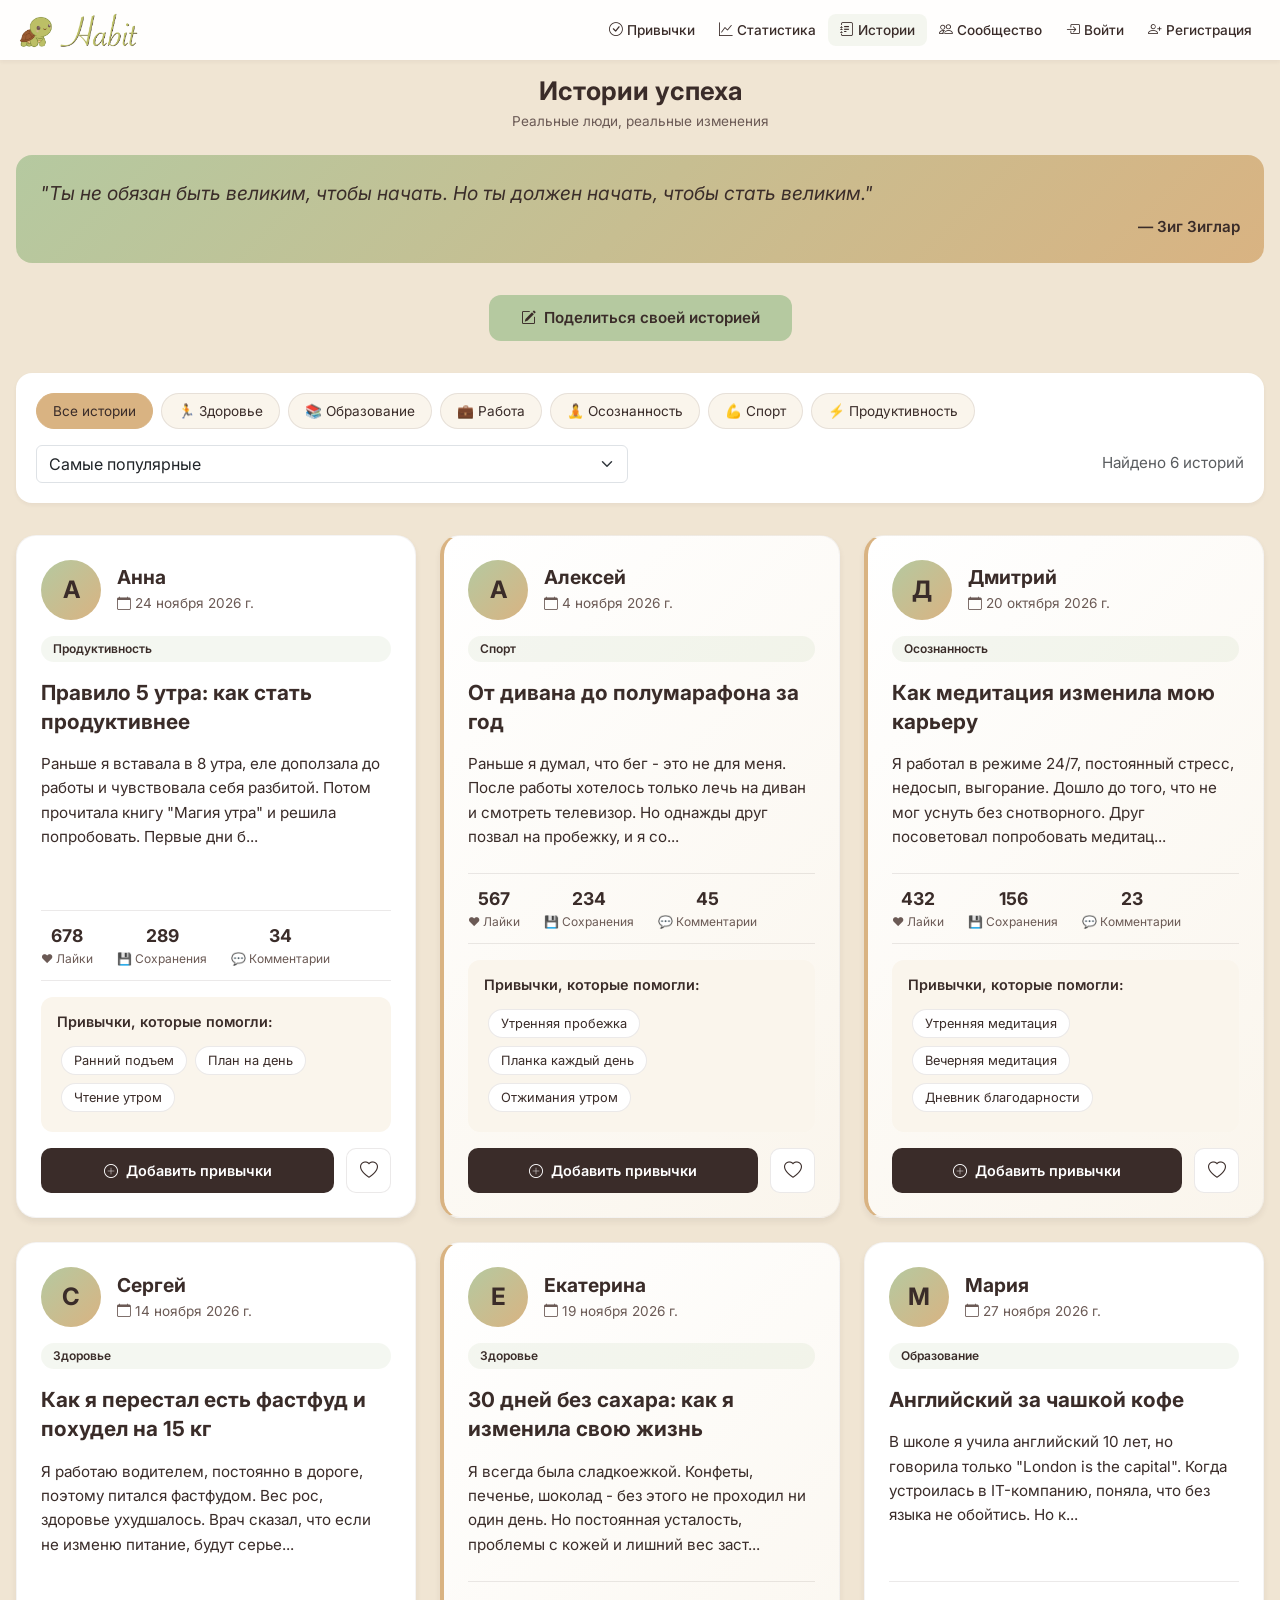
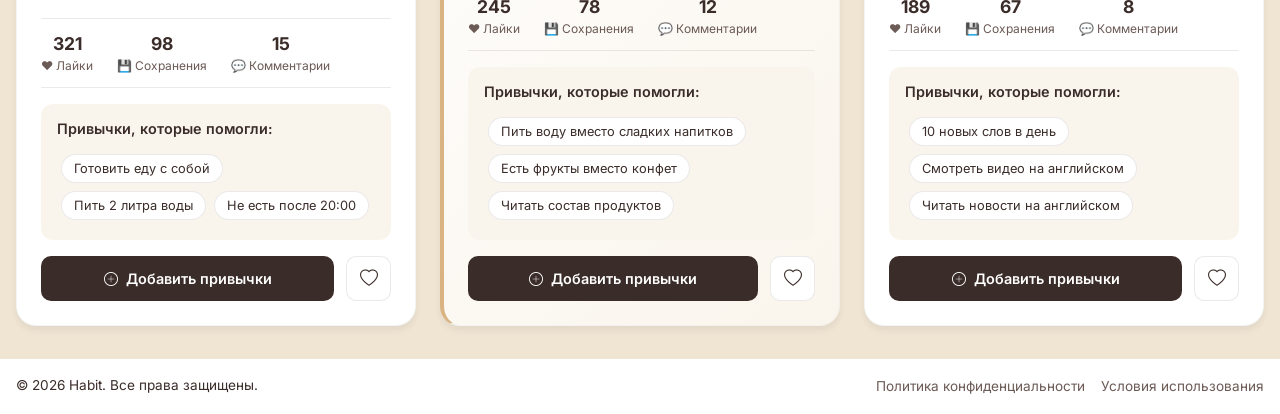
<file: stories.html>
<!DOCTYPE html>
<html lang="ru">
<head>
    <meta charset="UTF-8">
    <meta name="viewport" content="width=device-width, initial-scale=1.0">
    <title>Истории успеха - Habit</title>
    
    <link rel="stylesheet" href="https://cdn.jsdelivr.net/npm/bootstrap-icons@1.11.3/font/bootstrap-icons.min.css">
    <link href="https://fonts.googleapis.com/css2?family=Inter:wght@400;500;600;700;800&display=swap" rel="stylesheet">
    <link href="https://cdn.jsdelivr.net/npm/bootstrap@5.3.2/dist/css/bootstrap.min.css" rel="stylesheet">
    <link rel="stylesheet" href="css/style.css">
    <style>
        .stories-page { background: var(--light-bg); }
        .story-card { background: white; border-radius: 20px; padding: 1.5rem; box-shadow: var(--shadow-md); transition: all 0.3s ease; position: relative; border: 1px solid rgba(58, 44, 41, 0.05); height: 100%; display: flex; flex-direction: column; }
        .story-card:hover { transform: translateY(-5px); box-shadow: var(--shadow-hover); }
        .story-card.featured { border-left: 4px solid #d9b382; background: linear-gradient(135deg, white 0%, #faf5ec 100%); }
        .story-header { display: flex; align-items: center; gap: 1rem; margin-bottom: 1rem; }
        .story-avatar { width: 60px; height: 60px; border-radius: 50%; background: linear-gradient(135deg, #b5c9a0 0%, #d9b382 100%); display: flex; align-items: center; justify-content: center; font-size: 1.5rem; font-weight: 700; color: #3a2c29; }
        .story-author-info h3 { font-size: 1.2rem; font-weight: 700; color: #3a2c29; margin-bottom: 0.25rem; }
        .story-author-info .story-meta { color: #6b5a55; font-size: 0.85rem; }
        .story-badge { display: inline-block; padding: 0.25rem 0.75rem; background: rgba(181, 201, 160, 0.15); border-radius: 20px; font-size: 0.75rem; font-weight: 600; color: #3a2c29; margin-bottom: 1rem; }
        .story-title { font-size: 1.3rem; font-weight: 700; color: #3a2c29; margin-bottom: 1rem; line-height: 1.4; }
        .story-content { color: #3a2c29; line-height: 1.6; margin-bottom: 1.5rem; flex: 1; }
        .story-stats { display: flex; gap: 1.5rem; margin-bottom: 1rem; padding: 0.75rem 0; border-top: 1px solid rgba(58, 44, 41, 0.1); border-bottom: 1px solid rgba(58, 44, 41, 0.1); }
        .stat-item { text-align: center; }
        .stat-item .value { font-size: 1.1rem; font-weight: 700; color: #3a2c29; }
        .stat-item .label { font-size: 0.75rem; color: #6b5a55; }
        .habits-list { background: #faf5ec; border-radius: 12px; padding: 1rem; margin-bottom: 1rem; }
        .habits-list h6 { font-size: 0.9rem; font-weight: 600; color: #3a2c29; margin-bottom: 0.75rem; }
        .habit-tag { display: inline-block; padding: 0.25rem 0.75rem; background: white; border-radius: 20px; font-size: 0.8rem; margin: 0.25rem; border: 1px solid rgba(58, 44, 41, 0.1); }
        .story-actions { display: flex; gap: 0.75rem; margin-top: auto; }
        .btn-save-habits { flex: 1; background: #3a2c29; color: white; border: none; padding: 0.6rem; border-radius: 10px; font-weight: 600; font-size: 0.9rem; transition: all 0.3s; }
        .btn-save-habits:hover { background: #5a4a47; transform: translateY(-2px); }
        .btn-like { width: 45px; height: 45px; border-radius: 10px; border: 1px solid rgba(58, 44, 41, 0.1); background: white; color: #3a2c29; display: flex; align-items: center; justify-content: center; font-size: 1.1rem; transition: all 0.3s; }
        .btn-like:hover, .btn-like.liked { background: #d9b382; color: #3a2c29; border-color: #d9b382; }
        .stories-grid { display: grid; grid-template-columns: repeat(auto-fill, minmax(350px, 1fr)); gap: 1.5rem; margin-bottom: 2rem; }
        .filters-section { background: white; border-radius: 16px; padding: 1.25rem; margin-bottom: 2rem; box-shadow: var(--shadow-sm); }
        .category-filter { padding: 0.4rem 1rem; border-radius: 30px; background: #faf5ec; border: 1px solid rgba(58, 44, 41, 0.1); font-size: 0.85rem; cursor: pointer; transition: all 0.2s; }
        .category-filter:hover, .category-filter.active { background: #d9b382; color: #3a2c29; border-color: #d9b382; }
        .quote-of-day { background: linear-gradient(135deg, #b5c9a0 0%, #d9b382 100%); border-radius: 16px; padding: 1.5rem; margin-bottom: 2rem; color: #3a2c29; }
        .quote-text { font-size: 1.2rem; font-style: italic; margin-bottom: 0.5rem; }
        .quote-author { font-weight: 600; text-align: right; }
        .share-story-btn { background: #b5c9a0; color: #3a2c29; border: none; padding: 0.75rem 2rem; border-radius: 12px; font-weight: 600; margin-bottom: 2rem; transition: all 0.3s; }
        .share-story-btn:hover { background: #9bb084; transform: translateY(-2px); }
        @media (max-width: 768px) { .stories-grid { grid-template-columns: 1fr; } }
    </style>
</head>
<body class="stories-page">
    <div class="page-wrapper">
        <nav class="navbar navbar-expand-lg fixed-top">
            <div class="container">
                <a class="navbar-brand" href="index.html"><img src="images/logo.png" alt="Habit" style="height: 35px; width: auto;"></a>
                <button class="navbar-toggler" type="button" data-bs-toggle="collapse" data-bs-target="#navbarNav"><span class="navbar-toggler-icon"></span></button>
                <div class="collapse navbar-collapse" id="navbarNav"><ul class="navbar-nav ms-auto"></ul></div>
            </div>
        </nav>

        <div class="notification-container" id="notificationContainer"></div>

        <main class="content-wrapper">
            <div class="container">
                <section class="page-header-section"><div class="container"><div class="page-title-wrapper"><h1 class="page-title">Истории успеха</h1><p class="page-subtitle">Реальные люди, реальные изменения</p></div></div></section>

                <div class="quote-of-day" id="quoteOfDay"><div class="quote-text" id="dailyQuoteText"></div><div class="quote-author" id="dailyQuoteAuthor"></div></div>

                <div class="text-center"><button class="share-story-btn" onclick="openShareStoryModal()"><i class="bi bi-pencil-square me-2"></i>Поделиться своей историей</button></div>

                <div class="filters-section">
                    <div class="category-filters mb-3 d-flex flex-wrap gap-2" id="categoryFilters"><span class="category-filter active" data-category="all">Все истории</span><span class="category-filter" data-category="health">🏃 Здоровье</span><span class="category-filter" data-category="education">📚 Образование</span><span class="category-filter" data-category="work">💼 Работа</span><span class="category-filter" data-category="mindfulness">🧘 Осознанность</span><span class="category-filter" data-category="fitness">💪 Спорт</span><span class="category-filter" data-category="productivity">⚡ Продуктивность</span></div>
                    <div class="row align-items-center"><div class="col-md-6"><select class="form-select" id="sortStories"><option value="popular">Самые популярные</option><option value="recent">Самые новые</option><option value="inspiring">Самые вдохновляющие</option></select></div><div class="col-md-6 text-md-end"><span class="text-muted" id="storiesCount">Найдено 0 историй</span></div></div>
                </div>

                <div class="stories-grid" id="storiesContainer"></div>
                <div class="text-center mt-4 mb-5" id="loadMoreContainer" style="display: none;"><button class="btn btn-outline-primary" onclick="loadMoreStories()"><i class="bi bi-arrow-down me-2"></i>Загрузить еще</button></div>
            </div>
        </main>

        <footer class="footer"><div class="container"><div class="row"><div class="col-md-6"><p class="mb-0">&copy; 2026 Habit. Все права защищены.</p></div><div class="col-md-6 text-md-end"><a href="#" data-bs-toggle="modal" data-bs-target="#privacyModal" class="me-3">Политика конфиденциальности</a><a href="#" data-bs-toggle="modal" data-bs-target="#termsModal">Условия использования</a></div></div></div></footer>

        <div class="modal fade" id="privacyModal" tabindex="-1"><div class="modal-dialog modal-dialog-centered modal-dialog-scrollable"><div class="modal-content"><div class="modal-header"><h5 class="modal-title"><i class="bi bi-shield-lock me-2"></i>Политика конфиденциальности</h5><button type="button" class="btn-close" data-bs-dismiss="modal"></button></div><div class="modal-body"><h6>1. Общие положения</h6><p>Настоящая Политика конфиденциальности является неотъемлемой частью Пользовательского соглашения Habit.</p><h6 class="mt-3">2. Какие данные мы собираем</h6><p>Имя, email, логин, информация о привычках и прогрессе, технические данные.</p><h6 class="mt-3">3. Как мы используем данные</h6><p>Для предоставления сервиса, персонализации, аналитики.</p><h6 class="mt-3">4. Защита данных</h6><p>Мы принимаем все необходимые меры для защиты ваших данных.</p><p class="text-muted mt-3"><small>Последнее обновление: 15 апреля 2026 г.</small></p></div><div class="modal-footer"><button type="button" class="btn btn-primary" data-bs-dismiss="modal">Понятно</button></div></div></div></div>

        <div class="modal fade" id="termsModal" tabindex="-1"><div class="modal-dialog modal-dialog-centered modal-dialog-scrollable"><div class="modal-content"><div class="modal-header"><h5 class="modal-title"><i class="bi bi-file-text me-2"></i>Условия использования</h5><button type="button" class="btn-close" data-bs-dismiss="modal"></button></div><div class="modal-body"><h6>1. Принятие условий</h6><p>Регистрируясь и используя сервис Habit, вы соглашаетесь с настоящими Условиями.</p><h6 class="mt-3">2. Описание сервиса</h6><p>Habit — платформа для отслеживания и формирования полезных привычек.</p><h6 class="mt-3">3. Обязанности пользователя</h6><ul><li>Предоставлять достоверную информацию</li><li>Не нарушать работу сервиса</li><li>Уважать других пользователей</li></ul><p class="text-muted mt-3"><small>Последнее обновление: 15 апреля 2026 г.</small></p></div><div class="modal-footer"><button type="button" class="btn btn-primary" data-bs-dismiss="modal">Принимаю</button></div></div></div></div>
    </div>

    <div class="modal fade" id="saveHabitsModal" tabindex="-1"><div class="modal-dialog modal-dialog-centered"><div class="modal-content"><div class="modal-header"><h5 class="modal-title" id="saveHabitsModalTitle"></h5><button type="button" class="btn-close" data-bs-dismiss="modal"></button></div><div class="modal-body"><p class="mb-3" id="saveHabitsModalDesc"></p><div class="habits-to-save" id="habitsToSave"></div></div><div class="modal-footer"><button type="button" class="btn btn-secondary" data-bs-dismiss="modal">Отмена</button><button type="button" class="btn btn-primary" onclick="confirmSaveHabits()"><i class="bi bi-save me-2"></i>Сохранить выбранные</button></div></div></div></div>

    <div class="modal fade" id="shareStoryModal" tabindex="-1"><div class="modal-dialog modal-dialog-centered"><div class="modal-content"><div class="modal-header"><h5 class="modal-title">Поделиться своей историей</h5><button type="button" class="btn-close" data-bs-dismiss="modal"></button></div><div class="modal-body"><form id="shareStoryForm"><div class="mb-3"><label class="form-label">Заголовок истории</label><input type="text" class="form-control" id="storyTitle" placeholder="Например: Как я пробежал свой первый марафон" required></div><div class="mb-3"><label class="form-label">Ваша история</label><textarea class="form-control" id="storyText" rows="5" placeholder="Расскажите, как привычки изменили вашу жизнь..." required></textarea></div><div class="mb-3"><label class="form-label">Категория</label><select class="form-select" id="storyCategory"><option value="health">🏃 Здоровье</option><option value="education">📚 Образование</option><option value="work">💼 Работа</option><option value="mindfulness">🧘 Осознанность</option><option value="fitness">💪 Спорт</option><option value="productivity">⚡ Продуктивность</option></select></div><div class="mb-3"><label class="form-label">Какие привычки вам помогли?</label><div id="userHabitsForStory" class="mb-2"></div><small class="text-muted">Выберите привычки, которые хотите добавить в историю</small></div></form></div><div class="modal-footer"><button type="button" class="btn btn-secondary" data-bs-dismiss="modal">Отмена</button><button type="button" class="btn btn-primary" onclick="submitStory()"><i class="bi bi-send me-2"></i>Опубликовать</button></div></div></div></div>

    <script src="https://cdn.jsdelivr.net/npm/bootstrap@5.3.2/dist/js/bootstrap.bundle.min.js"></script>
    <script src="js/script.js"></script>
    <script src="js/stories.js"></script>
</body>
</html>
</file>
<file: css/style.css>
/* Новая цветовая палитра */
:root {
    --primary: #3a2c29;
    --primary-light: #5a4a47;
    --secondary: #b5c9a0;
    --secondary-dark: #9bb084;
    --accent: #d9b382;
    --accent-dark: #c9a372;
    --light-bg: #f0e5d3;
    --light: #faf5ec;
    --dark: #2c201e;
    --text: #3a2c29;
    --text-light: #6b5a55;
    --success: #9bb084;
    --warning: #d9b382;
    --danger: #c97c5d;
    --gradient: linear-gradient(135deg, var(--primary) 0%, var(--primary-light) 100%);
    --gradient-accent: linear-gradient(135deg, var(--secondary) 0%, var(--accent) 100%);
    --shadow-sm: 0 2px 4px rgba(58, 44, 41, 0.05);
    --shadow-md: 0 4px 6px rgba(58, 44, 41, 0.07);
    --shadow-lg: 0 10px 25px rgba(58, 44, 41, 0.1);
    --shadow-hover: 0 20px 30px rgba(58, 44, 41, 0.15);
    
    --navbar-height: 60px;
    --footer-height: 60px;
    --font-size-base: 0.95rem;
    --font-size-small: 0.85rem;
    --font-size-large: 1.1rem;
    --font-size-xl: 1.3rem;
    --font-size-xxl: 1.6rem;
    --border-radius: 12px;
    --container-max-width: 1400px;
    --container-padding: 1rem;
}

* {
    margin: 0;
    padding: 0;
    box-sizing: border-box;
}

html, body {
    height: 100%;
    margin: 0;
    padding: 0;
}

body {
    font-family: 'Inter', -apple-system, BlinkMacSystemFont, 'Segoe UI', sans-serif;
    line-height: 1.5;
    color: var(--text);
    background: var(--light-bg);
    min-height: 100vh;
    display: flex;
    flex-direction: column;
    font-size: var(--font-size-base);
}

.page-wrapper {
    display: flex;
    flex-direction: column;
    min-height: 100vh;
    width: 100%;
}

.content-wrapper {
    flex: 1 0 auto;
    padding-top: var(--navbar-height);
    width: 100%;
    display: flex;
    flex-direction: column;
}

.page-content {
    flex: 1 0 auto;
    padding: 0.5rem 0 1rem 0;
}

.container {
    width: 100%;
    max-width: var(--container-max-width);
    margin: 0 auto;
    padding: 0 var(--container-padding);
}

@media (min-width: 1400px) {
    .container {
        max-width: 1400px;
        padding: 0 1.5rem;
    }
}

@media (max-width: 768px) {
    .container {
        padding: 0 0.75rem;
    }
    
    :root {
        --font-size-base: 0.9rem;
        --font-size-small: 0.8rem;
        --font-size-large: 1rem;
        --font-size-xl: 1.15rem;
        --font-size-xxl: 1.35rem;
    }
}

.notification-container {
    position: fixed;
    top: calc(var(--navbar-height) + 10px);
    right: 20px;
    z-index: 9999;
    display: flex;
    flex-direction: column;
    gap: 8px;
    max-width: 350px;
}

.custom-notification {
    background: white;
    border-radius: var(--border-radius);
    padding: 0.75rem 1rem;
    box-shadow: var(--shadow-lg);
    display: flex;
    align-items: center;
    gap: 0.75rem;
    animation: slideIn 0.3s ease;
    border-left: 4px solid;
    font-size: var(--font-size-small);
}

.custom-notification.success { border-left-color: var(--secondary); }
.custom-notification.warning { border-left-color: var(--accent); }
.custom-notification.danger { border-left-color: var(--danger); }
.custom-notification.info { border-left-color: var(--primary); }

.notification-icon {
    font-size: 1.2rem;
}
.notification-icon.success { color: var(--secondary); }
.notification-icon.warning { color: var(--accent); }
.notification-icon.danger { color: var(--danger); }
.notification-icon.info { color: var(--primary); }

.notification-content {
    flex: 1;
    color: var(--text);
    font-size: var(--font-size-small);
}

.notification-close {
    background: none;
    border: none;
    color: var(--text-light);
    cursor: pointer;
    font-size: 1rem;
    padding: 0;
    line-height: 1;
}
.notification-close:hover { color: var(--danger); }

@keyframes slideIn {
    from { transform: translateX(100%); opacity: 0; }
    to { transform: translateX(0); opacity: 1; }
}

/* Навигация */
.navbar {
    background: rgba(255, 255, 255, 0.95);
    backdrop-filter: blur(12px);
    -webkit-backdrop-filter: blur(12px);
    box-shadow: var(--shadow-sm);
    padding: 0.5rem 0;
    height: var(--navbar-height);
    position: fixed;
    top: 0;
    left: 0;
    right: 0;
    z-index: 1000;
}

.navbar .container {
    padding: 0 var(--container-padding);
}

.navbar-brand {
    color: var(--primary) !important;
    font-size: var(--font-size-large);
    font-weight: 700;
}

.navbar-nav .nav-link {
    color: var(--text) !important;
    font-weight: 500;
    padding: 0.35rem 0.75rem !important;
    border-radius: 8px;
    font-size: var(--font-size-small);
    transition: all 0.3s ease;
}

.navbar-nav .nav-link:hover,
.navbar-nav .nav-link.active {
    color: var(--primary) !important;
    background: rgba(181, 201, 160, 0.15);
}

/* Кнопки */
.btn {
    padding: 0.5rem 1.25rem;
    font-weight: 600;
    border-radius: var(--border-radius);
    transition: all 0.3s ease;
    border: none;
    font-size: var(--font-size-small);
}

.btn-sm {
    padding: 0.35rem 0.85rem;
    font-size: 0.8rem;
}

.btn-lg {
    padding: 0.65rem 1.75rem;
    font-size: var(--font-size-base);
}

.btn-primary {
    background: var(--gradient);
    color: white;
    box-shadow: 0 4px 15px rgba(58, 44, 41, 0.3);
}

.btn-primary:hover {
    background: var(--primary-light);
    transform: translateY(-2px);
    box-shadow: 0 8px 25px rgba(58, 44, 41, 0.4);
    color: white;
}

.btn-outline-primary {
    background: transparent;
    border: 2px solid var(--primary);
    color: var(--primary);
}

.btn-outline-primary:hover {
    background: var(--primary);
    color: white;
    transform: translateY(-2px);
}

.btn-success {
    background: var(--secondary);
    color: var(--primary);
}

.btn-success:hover {
    background: var(--secondary-dark);
    color: var(--primary);
    transform: translateY(-2px);
}

.btn-warning {
    background: var(--accent);
    color: var(--primary);
}

.btn-warning:hover {
    background: var(--accent-dark);
    color: var(--primary);
    transform: translateY(-2px);
}

/* Общие стили для заголовков страниц - УМЕНЬШЕННЫЕ ОТСТУПЫ */
.page-header-section {
    padding: 1rem 0 0.5rem 0;
    margin-bottom: 1rem;
    text-align: center;
    position: relative;
}

.page-header-section .page-title-wrapper {
    display: flex;
    flex-direction: column;
    align-items: center;
    gap: 0.25rem;
    text-align: center;
}

.page-header-section .page-title {
    font-size: var(--font-size-xxl);
    font-weight: 700;
    color: var(--primary);
    margin-bottom: 0;
    line-height: 1.2;
    text-align: center;
}

.page-header-section .page-subtitle {
    font-size: var(--font-size-small);
    color: var(--text-light);
    margin-bottom: 0;
    text-align: center;
    max-width: 500px;
    margin-left: auto;
    margin-right: auto;
}

.page-header-section .btn-group {
    margin-top: 0.75rem;
}

@media (max-width: 768px) {
    .page-header-section .page-title {
        font-size: var(--font-size-xl);
    }
    
    .page-header-section {
        padding: 0.75rem 0 0.25rem 0;
    }
}

/* Прогресс-бар */
.progress-card-top {
    background: white;
    border: 2px solid var(--accent);
    border-radius: 16px;
    padding: 1rem 1.25rem;
    box-shadow: var(--shadow-md);
    margin-bottom: 1rem;
    position: relative;
    overflow: hidden;
}

.progress-card-top::before {
    content: '';
    position: absolute;
    top: 0;
    left: 0;
    width: 4px;
    height: 100%;
    background: var(--gradient-accent);
}

.progress-title {
    font-size: var(--font-size-large);
    font-weight: 700;
    color: var(--primary);
    margin-bottom: 0.25rem;
}

.progress-subtitle {
    font-size: var(--font-size-small);
    color: var(--text-light);
    margin-bottom: 0;
    opacity: 0.85;
}

.progress-percentage-large {
    font-size: 2rem;
    font-weight: 800;
    line-height: 1;
    margin-bottom: 0.25rem;
    color: var(--primary);
}

.progress {
    height: 6px;
    border-radius: 10px;
    background: rgba(58, 44, 41, 0.1);
    margin-top: 0.5rem;
}

.progress-bar {
    background: var(--primary);
    border-radius: 10px;
}

/* Фильтр */
.filter-section {
    background: white;
    border-radius: 12px;
    padding: 0.75rem;
    box-shadow: var(--shadow-sm);
    margin-bottom: 1rem;
}

.filter-select {
    border-radius: 8px;
    border: 1px solid rgba(58, 44, 41, 0.1);
    padding: 0.4rem 0.75rem;
    font-size: 0.85rem;
    height: auto;
}

/* Карточка привычки */
.habit-card {
    background: white;
    border-radius: 16px;
    padding: 1rem;
    box-shadow: var(--shadow-sm);
    transition: all 0.3s ease;
    border: 1px solid rgba(58, 44, 41, 0.05);
    margin-bottom: 0;
    height: 100%;
    position: relative;
}

.habit-card:hover {
    transform: translateY(-3px);
    box-shadow: var(--shadow-hover);
}

.habit-card.completed {
    background: linear-gradient(135deg, #faf5ec 0%, var(--light) 100%);
}

.habit-title {
    font-size: var(--font-size-base);
    font-weight: 700;
    color: var(--primary);
    margin-bottom: 0.1rem;
}

.habit-time {
    color: var(--text-light);
    font-size: var(--font-size-small);
}

.habit-time i {
    margin-right: 0.2rem;
    color: var(--accent);
}

.habit-description {
    color: var(--text-light);
    font-size: var(--font-size-small);
    margin-bottom: 0.75rem;
    line-height: 1.4;
}

.habit-streak-badge {
    background: var(--light-bg);
    color: var(--primary);
    padding: 0.25rem 0.6rem;
    border-radius: 20px;
    font-weight: 700;
    font-size: 0.75rem;
    border: 1px solid var(--secondary);
    white-space: nowrap;
}

.habit-streak-badge i {
    color: var(--accent);
    font-size: 0.7rem;
}

.difficulty-badge {
    padding: 0.2rem 0.6rem;
    border-radius: 20px;
    font-size: 0.65rem;
    font-weight: 600;
    text-transform: uppercase;
    letter-spacing: 0.5px;
}

.difficulty-easy {
    background: rgba(181, 201, 160, 0.15);
    color: var(--secondary-dark);
    border: 1px solid var(--secondary);
}

.difficulty-medium {
    background: rgba(217, 179, 130, 0.15);
    color: var(--accent-dark);
    border: 1px solid var(--accent);
}

.difficulty-hard {
    background: rgba(201, 124, 93, 0.15);
    color: var(--danger);
    border: 1px solid var(--danger);
}

.btn-complete {
    background: var(--gradient-accent);
    color: var(--primary);
    font-size: 0.8rem;
    padding: 0.35rem 0.75rem;
}

.btn-complete:hover {
    transform: translateY(-2px);
    box-shadow: 0 4px 12px rgba(181, 201, 160, 0.3);
    color: var(--primary);
}

.btn-completed {
    background: var(--secondary);
    color: var(--primary);
    cursor: not-allowed;
    opacity: 0.8;
    font-size: 0.8rem;
    padding: 0.35rem 0.75rem;
}

/* Кнопка удаления привычки */
.btn-delete-habit {
    background: transparent;
    border: none;
    color: var(--text-light);
    padding: 0.25rem 0.5rem;
    border-radius: 8px;
    font-size: 0.9rem;
    transition: all 0.3s ease;
    cursor: pointer;
    opacity: 0.5;
}

.btn-delete-habit:hover {
    background: rgba(201, 124, 93, 0.1);
    color: var(--danger);
    opacity: 1;
    transform: scale(1.1);
}

.habit-card:hover .btn-delete-habit {
    opacity: 0.7;
}

/* Статистика */
.stat-card {
    background: white;
    border-radius: 16px;
    padding: 1rem;
    text-align: center;
    box-shadow: var(--shadow-sm);
    transition: all 0.3s ease;
    height: 100%;
}

.stat-card:hover {
    transform: translateY(-3px);
    box-shadow: var(--shadow-hover);
}

.stat-icon {
    width: 45px;
    height: 45px;
    border-radius: 50%;
    display: flex;
    align-items: center;
    justify-content: center;
    margin: 0 auto 0.75rem;
    color: white;
    font-size: 1.1rem;
    background: var(--gradient);
}

.stat-number {
    font-size: var(--font-size-xxl);
    font-weight: 800;
    color: var(--primary);
    line-height: 1.2;
    margin-bottom: 0.1rem;
}

.stat-label {
    color: var(--text-light);
    font-size: var(--font-size-small);
    font-weight: 500;
}

/* Графики */
.chart-card {
    background: white;
    border-radius: 16px;
    padding: 1rem;
    box-shadow: var(--shadow-sm);
    height: 100%;
    margin-bottom: 1rem;
}

.chart-header h5 {
    font-size: var(--font-size-base);
    font-weight: 600;
    color: var(--primary);
}

.chart-container {
    position: relative;
    height: 280px !important;
    width: 100% !important;
}

canvas {
    display: block;
    width: 100% !important;
    height: 280px !important;
    max-height: 280px !important;
}

/* Достижения */
.achievements-grid {
    display: grid;
    grid-template-columns: repeat(auto-fill, minmax(220px, 1fr));
    gap: 0.75rem;
}

.achievement-card {
    display: flex;
    align-items: center;
    gap: 0.75rem;
    padding: 0.75rem;
    background: var(--light);
    border-radius: 12px;
    transition: all 0.3s ease;
}

.achievement-card.earned {
    background: white;
    box-shadow: var(--shadow-sm);
    border-left: 3px solid var(--secondary);
}

.achievement-icon {
    width: 40px;
    height: 40px;
    border-radius: 50%;
    background: var(--light-bg);
    display: flex;
    align-items: center;
    justify-content: center;
    font-size: 1.1rem;
    color: var(--text-light);
}

.achievement-card.earned .achievement-icon {
    background: var(--secondary);
    color: var(--primary);
}

.achievement-info h6 {
    font-size: var(--font-size-small);
    font-weight: 600;
    color: var(--primary);
    margin-bottom: 0.1rem;
}

.achievement-info p {
    font-size: 0.75rem;
    color: var(--text-light);
    margin: 0;
}

/* Админ панель */
.admin-stats-card {
    background: white;
    border-radius: 16px;
    padding: 1rem;
    box-shadow: var(--shadow-sm);
    height: 100%;
}

.admin-stats-card h6 {
    font-size: var(--font-size-small);
}

.admin-stats-card h2 {
    font-size: var(--font-size-xxl);
}

.moderation-card {
    background: white;
    border-radius: 14px;
    padding: 1rem;
    margin-bottom: 1rem;
    border-left: 3px solid var(--accent);
    box-shadow: var(--shadow-sm);
}

.moderation-card h5 {
    font-size: var(--font-size-base);
}

.moderation-card p {
    font-size: var(--font-size-small);
}

/* Вкладки */
.nav-tabs {
    border-bottom: 1px solid rgba(58, 44, 41, 0.1);
    margin-bottom: 1rem;
}

.nav-tabs .nav-link {
    color: var(--text);
    font-weight: 500;
    border: none;
    padding: 0.5rem 1rem;
    border-radius: 8px 8px 0 0;
    font-size: var(--font-size-small);
}

.nav-tabs .nav-link:hover {
    background: rgba(181, 201, 160, 0.1);
    color: var(--primary);
}

.nav-tabs .nav-link.active {
    color: var(--primary);
    background: transparent;
    border-bottom: 3px solid var(--accent);
}

/* Модальные окна */
.modal-content {
    border-radius: 20px;
    border: none;
    box-shadow: var(--shadow-lg);
}

.modal-header {
    border-bottom: 1px solid var(--light-bg);
    padding: 1rem 1.25rem;
}

.modal-header .modal-title {
    font-weight: 700;
    color: var(--primary);
    font-size: var(--font-size-large);
}

.modal-body {
    padding: 1.25rem;
}

.modal-footer {
    border-top: 1px solid var(--light-bg);
    padding: 0.75rem 1.25rem;
}

.modal-body .form-label {
    font-size: var(--font-size-small);
    margin-bottom: 0.25rem;
}

.modal-body .form-control,
.modal-body .form-select {
    font-size: var(--font-size-small);
    padding: 0.5rem 0.85rem;
    border-radius: 8px;
}

/* Календарь */
.calendar-header-modern {
    background: white;
    border-radius: 16px;
    padding: 0.75rem 1rem;
    margin-bottom: 1rem;
    box-shadow: var(--shadow-md);
    display: flex;
    justify-content: flex-end;
    align-items: center;
    flex-wrap: wrap;
    gap: 0.75rem;
}

.calendar-title h1 {
    font-size: var(--font-size-xl);
    font-weight: 700;
}

.calendar-card {
    background: white;
    border-radius: 16px;
    padding: 1rem;
    box-shadow: var(--shadow-lg);
    height: 100%;
}

.weekdays {
    display: grid;
    grid-template-columns: repeat(7, 1fr);
    gap: 3px;
    margin-bottom: 3px;
}

.weekday {
    text-align: center;
    font-weight: 600;
    color: var(--primary);
    padding: 0.35rem 0;
    font-size: 0.75rem;
    background: var(--light);
    border-radius: 6px;
}

.calendar-days {
    display: grid;
    grid-template-columns: repeat(7, 1fr);
    gap: 3px;
}

.calendar-day {
    background: var(--light);
    border-radius: 6px;
    cursor: pointer;
    transition: all 0.2s;
    position: relative;
    border: 1px solid transparent;
    padding: 4px;
    min-height: 60px;
    display: flex;
    flex-direction: column;
}

.calendar-day:hover {
    background: white;
    border-color: var(--accent);
    transform: translateY(-1px);
    box-shadow: var(--shadow-sm);
}

.calendar-day.today {
    background: var(--primary);
    color: white;
}

.calendar-day.today .day-number {
    color: white;
}

.calendar-day.empty {
    background: transparent;
    cursor: default;
    min-height: 60px;
}

.calendar-day.empty:hover {
    transform: none;
    box-shadow: none;
    border-color: transparent;
}

.day-number {
    font-weight: 600;
    color: var(--primary);
    font-size: 0.75rem;
    margin-bottom: 2px;
    display: block;
}

.day-habits {
    display: flex;
    flex-direction: column;
    gap: 1px;
    flex: 1;
}

.habit-indicator {
    font-size: 0.6rem;
    padding: 1px 2px;
    background: white;
    border-radius: 2px;
    color: var(--text);
    white-space: nowrap;
    overflow: hidden;
    text-overflow: ellipsis;
    line-height: 1.2;
}

.calendar-day.today .habit-indicator {
    background: rgba(255,255,255,0.2);
    color: white;
}

.habit-indicator.completed {
    background: var(--secondary);
    color: var(--primary);
}

.completion-badge {
    position: absolute;
    top: 1px;
    right: 1px;
    background: var(--secondary);
    color: var(--primary);
    padding: 1px 2px;
    border-radius: 4px;
    font-size: 0.5rem;
    font-weight: 600;
}

.right-column {
    height: 100%;
    display: flex;
    flex-direction: column;
    gap: 1rem;
}

.stats-card {
    background: white;
    border-radius: 16px;
    padding: 1rem;
    box-shadow: var(--shadow-md);
}

.stats-card h3 {
    font-size: 1rem;
    font-weight: 700;
    color: var(--primary);
    margin-bottom: 0.75rem;
    display: flex;
    align-items: center;
    gap: 0.35rem;
}

.stats-list {
    display: flex;
    flex-direction: column;
    gap: 0.5rem;
}

.stat-row {
    display: flex;
    align-items: center;
    justify-content: space-between;
    padding: 0.5rem 0.75rem;
    background: var(--light);
    border-radius: 10px;
}

.stat-info {
    display: flex;
    flex-direction: column;
}

.stat-value {
    font-size: 1rem;
    font-weight: 700;
    color: var(--primary);
    line-height: 1.2;
}

.stat-icon-small {
    width: 30px;
    height: 30px;
    border-radius: 8px;
    background: var(--accent);
    color: white;
    display: flex;
    align-items: center;
    justify-content: center;
    font-size: 0.85rem;
}

.upcoming-card {
    background: white;
    border-radius: 16px;
    padding: 1rem;
    box-shadow: var(--shadow-md);
    flex: 1;
}

.upcoming-list {
    display: flex;
    flex-direction: column;
    gap: 0.5rem;
}

.upcoming-item {
    display: flex;
    align-items: center;
    justify-content: space-between;
    padding: 0.4rem 0.6rem;
    background: var(--light);
    border-radius: 8px;
    transition: all 0.2s;
}

.upcoming-item:hover {
    background: white;
    box-shadow: var(--shadow-sm);
    transform: translateX(2px);
}

.upcoming-item.soon {
    background: rgba(217, 179, 130, 0.15);
    border-left: 2px solid var(--accent);
}

.upcoming-info h6 {
    font-weight: 600;
    color: var(--primary);
    font-size: 0.8rem;
    margin-bottom: 0.05rem;
}

.upcoming-info small {
    color: var(--text-light);
    font-size: 0.6rem;
}

.upcoming-time {
    background: white;
    padding: 0.15rem 0.45rem;
    border-radius: 20px;
    font-size: 0.6rem;
    font-weight: 600;
    color: var(--primary);
    white-space: nowrap;
}

.legend {
    background: white;
    border-radius: 12px;
    padding: 0.5rem;
    display: flex;
    gap: 1rem;
    justify-content: center;
    margin-top: 0.5rem;
    box-shadow: var(--shadow-sm);
    flex-wrap: wrap;
}

.legend-item {
    display: flex;
    align-items: center;
    gap: 0.35rem;
    font-size: 0.7rem;
    color: var(--text);
}

.legend-color {
    width: 10px;
    height: 10px;
    border-radius: 2px;
}

.legend-color.today { background: var(--primary); }
.legend-color.completed { background: var(--secondary); }
.legend-color.partial { background: var(--accent); }

/* Публичные привычки */
.public-catalog-section {
    margin-top: 1.5rem !important;
    padding-top: 1rem;
    border-top: 2px solid rgba(58, 44, 41, 0.08);
}

.public-catalog-title {
    font-size: var(--font-size-large);
    font-weight: 700;
    color: var(--primary);
    margin-bottom: 1rem;
    display: flex;
    align-items: center;
    gap: 0.5rem;
}

.public-catalog-title i {
    font-size: 1.3rem;
    color: var(--accent);
}

.public-catalog-title small {
    font-size: var(--font-size-small);
    font-weight: 400;
    opacity: 0.7;
}

.pending-section {
    margin-top: 1.5rem !important;
    padding-top: 1rem;
    border-top: 2px solid rgba(58, 44, 41, 0.08);
}

.pending-section h5 {
    font-size: var(--font-size-large);
    font-weight: 700;
    color: var(--primary);
    margin-bottom: 1rem;
}

/* Социальная страница */
.inspiration-page {
    background: var(--light-bg);
}

.inspiration-wrapper {
    padding: 0.5rem 0;
}

.daily-quote-card {
    background: white;
    border-radius: 20px;
    padding: 1rem 1.25rem;
    margin-bottom: 1rem;
    box-shadow: var(--shadow-md);
    border: 1px solid rgba(58, 44, 41, 0.05);
}

.daily-quote-card small {
    color: var(--accent);
    font-weight: 600;
    text-transform: uppercase;
    letter-spacing: 0.5px;
    font-size: 0.7rem;
}

.daily-quote-text {
    font-size: var(--font-size-xl);
    font-weight: 600;
    color: var(--primary);
    margin: 0.5rem 0;
    line-height: 1.4;
    font-style: italic;
}

.daily-quote-author {
    color: var(--text-light);
    font-size: 0.9rem;
    display: flex;
    align-items: center;
    gap: 0.75rem;
}

.categories-cloud {
    display: flex;
    flex-wrap: wrap;
    gap: 0.35rem;
    margin-bottom: 1rem;
}

.category-tag {
    padding: 0.35rem 1rem;
    background: white;
    border-radius: 30px;
    font-size: 0.8rem;
    font-weight: 500;
    color: var(--primary);
    border: 1px solid rgba(58, 44, 41, 0.1);
    transition: all 0.2s;
    cursor: pointer;
}

.category-tag:hover,
.category-tag.active {
    background: var(--accent);
    color: var(--primary);
    border-color: var(--accent);
}

.ideas-grid {
    display: grid;
    grid-template-columns: repeat(auto-fill, minmax(260px, 1fr));
    gap: 1rem;
    margin-bottom: 1.5rem;
}

.idea-card {
    background: white;
    border-radius: 16px;
    padding: 1rem;
    box-shadow: var(--shadow-sm);
    transition: all 0.3s;
    border: 1px solid rgba(58, 44, 41, 0.05);
    cursor: pointer;
    height: 100%;
}

.idea-card:hover {
    transform: translateY(-3px);
    box-shadow: var(--shadow-hover);
    border-color: var(--accent);
}

.idea-icon {
    width: 50px;
    height: 50px;
    border-radius: 16px;
    background: rgba(217, 179, 130, 0.1);
    display: flex;
    align-items: center;
    justify-content: center;
    font-size: 1.5rem;
    margin-bottom: 0.75rem;
    color: var(--accent);
}

.idea-title {
    font-size: var(--font-size-base);
    font-weight: 700;
    color: var(--primary);
    margin-bottom: 0.35rem;
}

.idea-description {
    color: var(--text-light);
    font-size: var(--font-size-small);
    margin-bottom: 0.75rem;
    line-height: 1.5;
}

.stories-grid {
    display: grid;
    grid-template-columns: repeat(3, 1fr);
    gap: 1rem;
}

.story-card {
    background: white;
    border-radius: 16px;
    padding: 1rem;
    box-shadow: var(--shadow-md);
    position: relative;
}

.story-author {
    display: flex;
    align-items: center;
    gap: 0.75rem;
    margin-bottom: 0.75rem;
}

.story-avatar {
    width: 40px;
    height: 40px;
    border-radius: 12px;
    background: var(--gradient-accent);
    display: flex;
    align-items: center;
    justify-content: center;
    color: var(--primary);
    font-weight: 700;
    font-size: 1rem;
}

.story-author-info h6 {
    font-weight: 700;
    color: var(--primary);
    margin-bottom: 0.1rem;
    font-size: 0.9rem;
}

.story-text {
    color: var(--text);
    line-height: 1.5;
    font-size: 0.85rem;
    margin-bottom: 0.75rem;
    font-style: italic;
}

/* Профиль */
.profile-page .page-wrapper {
    display: flex;
    flex-direction: column;
    min-height: 100vh;
}

.profile-page .content-wrapper {
    flex: 1 0 auto;
    display: flex;
    flex-direction: column;
}

.profile-page .page-content {
    flex: 1 0 auto;
}

.profile-avatar-large {
    width: 100px;
    height: 100px;
    border-radius: 50%;
    background: var(--gradient-accent);
    display: flex;
    align-items: center;
    justify-content: center;
    font-size: 2.5rem;
    font-weight: 700;
    color: var(--primary);
    margin: 0 auto 1rem;
    border: 4px solid white;
    box-shadow: var(--shadow-lg);
}

.profile-name {
    font-size: var(--font-size-xxl);
    font-weight: 700;
    color: var(--primary);
    margin-bottom: 0.25rem;
}

.profile-username {
    color: var(--text-light);
    font-size: var(--font-size-base);
    margin-bottom: 0.5rem;
}

.profile-bio {
    background: var(--light);
    border-radius: 16px;
    padding: 1rem;
    margin-bottom: 1rem;
    color: var(--text);
    font-size: var(--font-size-small);
    line-height: 1.6;
    border-left: 3px solid var(--accent);
}

.profile-stats-grid {
    display: grid;
    grid-template-columns: repeat(3, 1fr);
    gap: 0.75rem;
    margin-bottom: 1rem;
}

.profile-stat-item {
    background: var(--light);
    border-radius: 16px;
    padding: 0.75rem 0.5rem;
    text-align: center;
    transition: all 0.3s ease;
}

.profile-stat-item:hover {
    background: white;
    box-shadow: var(--shadow-sm);
    transform: translateY(-2px);
}

.profile-stat-value {
    font-size: var(--font-size-xxl);
    font-weight: 800;
    color: var(--primary);
    line-height: 1.2;
    margin-bottom: 0.25rem;
}

.profile-stat-label {
    color: var(--text-light);
    font-size: 0.75rem;
    font-weight: 500;
}

.profile-section-title {
    font-size: var(--font-size-large);
    font-weight: 700;
    color: var(--primary);
    margin-bottom: 0.75rem;
    display: flex;
    align-items: center;
    gap: 0.5rem;
}

.profile-section-title i {
    color: var(--accent);
    font-size: 1.2rem;
}

.section-card {
    background: white;
    border-radius: 20px;
    padding: 1rem;
    box-shadow: var(--shadow-sm);
    border: 1px solid rgba(58, 44, 41, 0.05);
    margin-bottom: 1rem;
}

.activity-item {
    display: flex;
    align-items: flex-start;
    gap: 1rem;
    padding: 0.75rem 0;
    border-bottom: 1px solid var(--light-bg);
}

.activity-item:last-child {
    border-bottom: none;
}

.activity-icon {
    width: 40px;
    height: 40px;
    border-radius: 12px;
    background: var(--light);
    display: flex;
    align-items: center;
    justify-content: center;
    font-size: 1.2rem;
    color: var(--accent);
    flex-shrink: 0;
}

.activity-content {
    flex: 1;
}

.activity-content p {
    margin-bottom: 0.25rem;
    color: var(--text);
    font-size: var(--font-size-small);
}

.activity-time {
    color: var(--text-light);
    font-size: 0.7rem;
}

.badge-preview {
    background: var(--light);
    border-radius: 16px;
    padding: 0.75rem;
    text-align: center;
    transition: all 0.3s ease;
    border: 1px solid transparent;
}

.badge-preview.earned {
    background: white;
    border-color: var(--secondary);
    box-shadow: var(--shadow-sm);
}

.badge-preview .badge-icon {
    width: 50px;
    height: 50px;
    border-radius: 50%;
    background: rgba(58, 44, 41, 0.1);
    display: flex;
    align-items: center;
    justify-content: center;
    font-size: 1.5rem;
    margin: 0 auto 0.75rem;
    color: var(--text-light);
}

.badge-preview.earned .badge-icon {
    background: var(--secondary);
    color: var(--primary);
}

.badge-preview span {
    font-size: 0.75rem;
    font-weight: 600;
    color: var(--primary);
}

/* Футер */
.footer {
    background: white;
    padding: 1rem 0;
    border-top: 1px solid var(--light-bg);
    flex-shrink: 0;
    margin-top: auto;
}

.footer p {
    font-size: var(--font-size-small);
    margin: 0;
}

.footer a {
    color: var(--text-light);
    text-decoration: none;
    font-size: var(--font-size-small);
}

.footer a:hover {
    color: var(--primary);
}

/* Уменьшение отступов для сеток */
.row.g-3 {
    --bs-gutter-y: 0.75rem;
}

.row.g-4 {
    --bs-gutter-y: 1rem;
}

.mb-4 {
    margin-bottom: 1rem !important;
}

.mb-5 {
    margin-bottom: 1.5rem !important;
}

.mt-4 {
    margin-top: 1rem !important;
}

.mt-5 {
    margin-top: 1.5rem !important;
}

/* Адаптивность */
@media (max-width: 1400px) {
    .col-xl-3 {
        width: 33.333% !important;
    }
}

@media (max-width: 1200px) {
    #habitsContainer .col-xl-3,
    #habitsContainer .col-lg-4,
    #publicCatalogContainer .col-xl-3,
    #publicCatalogContainer .col-lg-4 {
        width: 33.333% !important;
    }
}

@media (max-width: 992px) {
    #habitsContainer .col-xl-3,
    #habitsContainer .col-lg-4,
    #habitsContainer .col-md-6,
    #publicCatalogContainer .col-xl-3,
    #publicCatalogContainer .col-lg-4,
    #publicCatalogContainer .col-md-6 {
        width: 50% !important;
    }
    
    .stories-grid {
        grid-template-columns: repeat(2, 1fr);
    }
    
    .ideas-grid {
        grid-template-columns: repeat(2, 1fr);
    }
}

@media (max-width: 768px) {
    .page-header-section .page-icon {
        width: 40px;
        height: 40px;
        font-size: 1.2rem;
        border-radius: 12px;
    }
    
    .page-header-section .page-title {
        font-size: var(--font-size-xl);
    }
    
    .stories-grid {
        grid-template-columns: 1fr;
    }
    
    .ideas-grid {
        grid-template-columns: 1fr;
    }
    
    .profile-avatar-large {
        width: 80px;
        height: 80px;
        font-size: 2rem;
    }
}

@media (max-width: 576px) {
    #habitsContainer .col-xl-3,
    #habitsContainer .col-lg-4,
    #habitsContainer .col-md-6,
    #habitsContainer .col-12,
    #publicCatalogContainer .col-xl-3,
    #publicCatalogContainer .col-lg-4,
    #publicCatalogContainer .col-md-6,
    #publicCatalogContainer .col-12 {
        width: 100% !important;
    }
}
</file>
